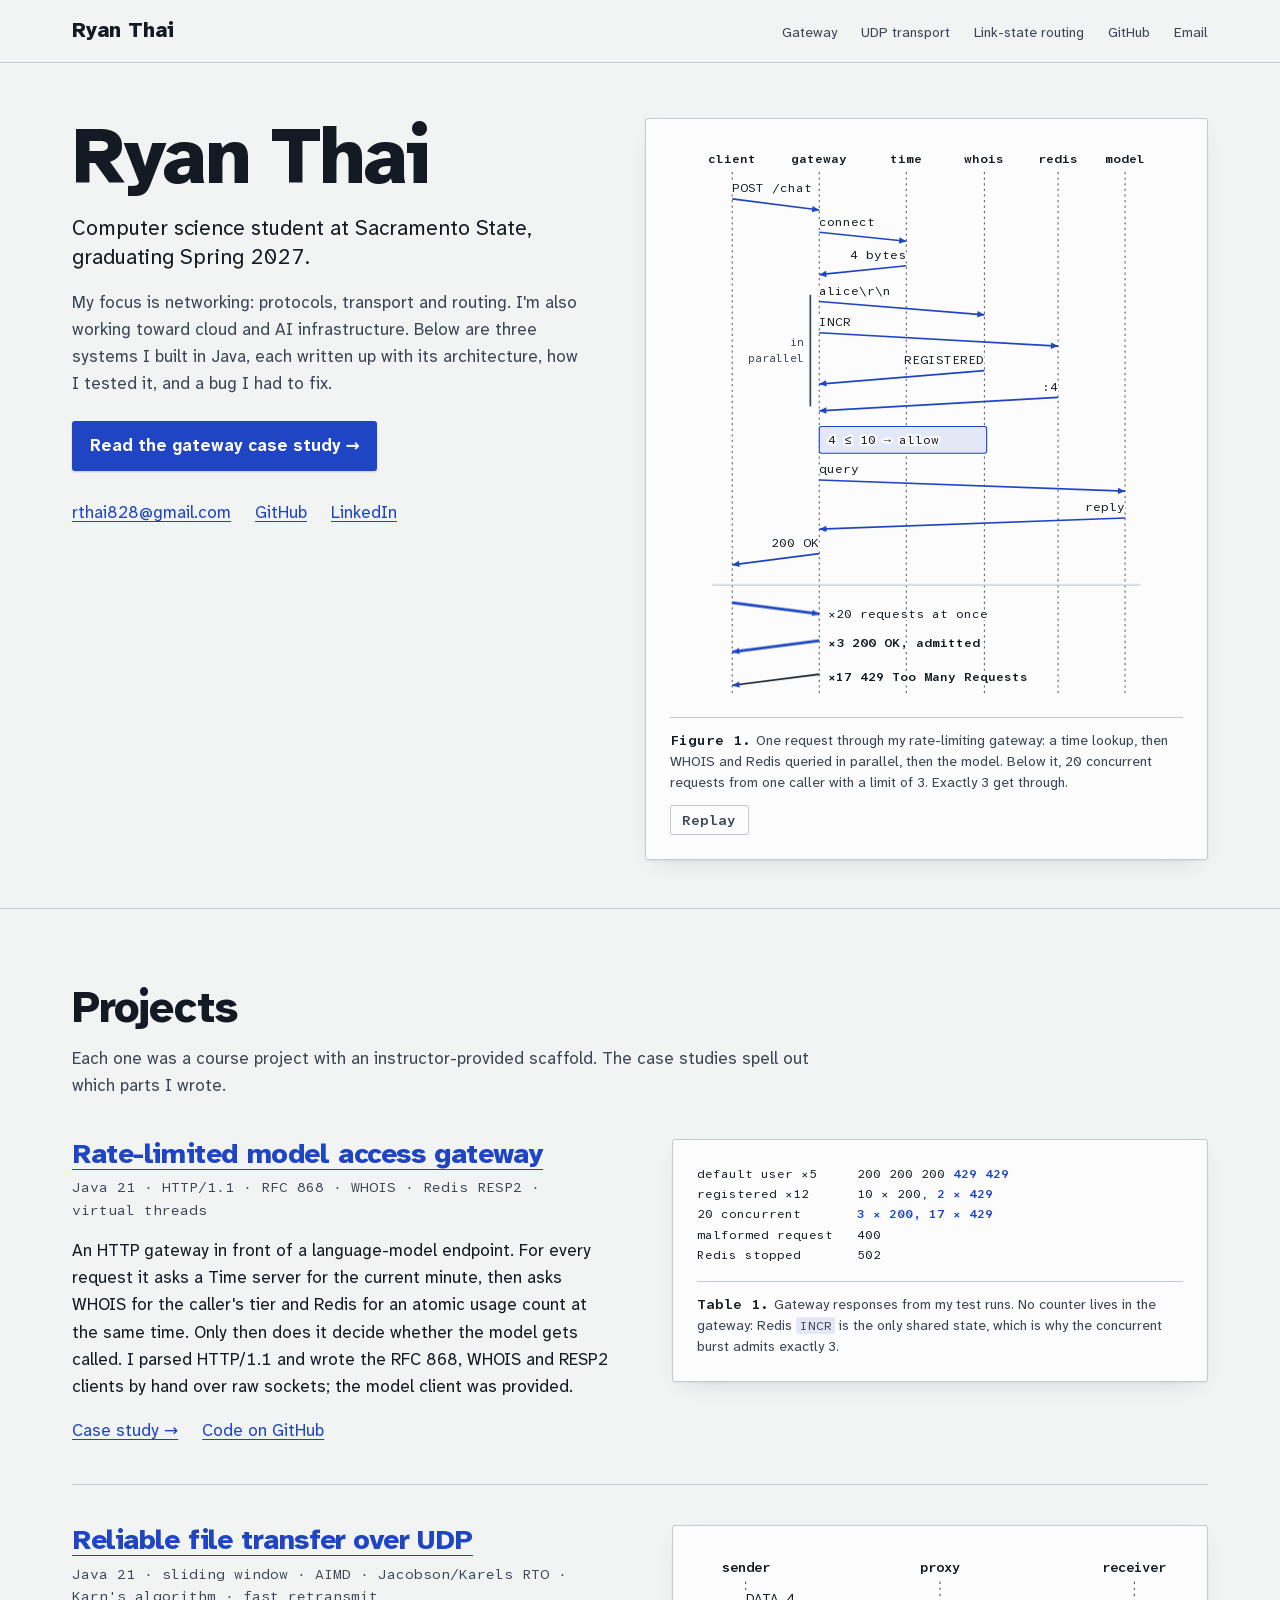
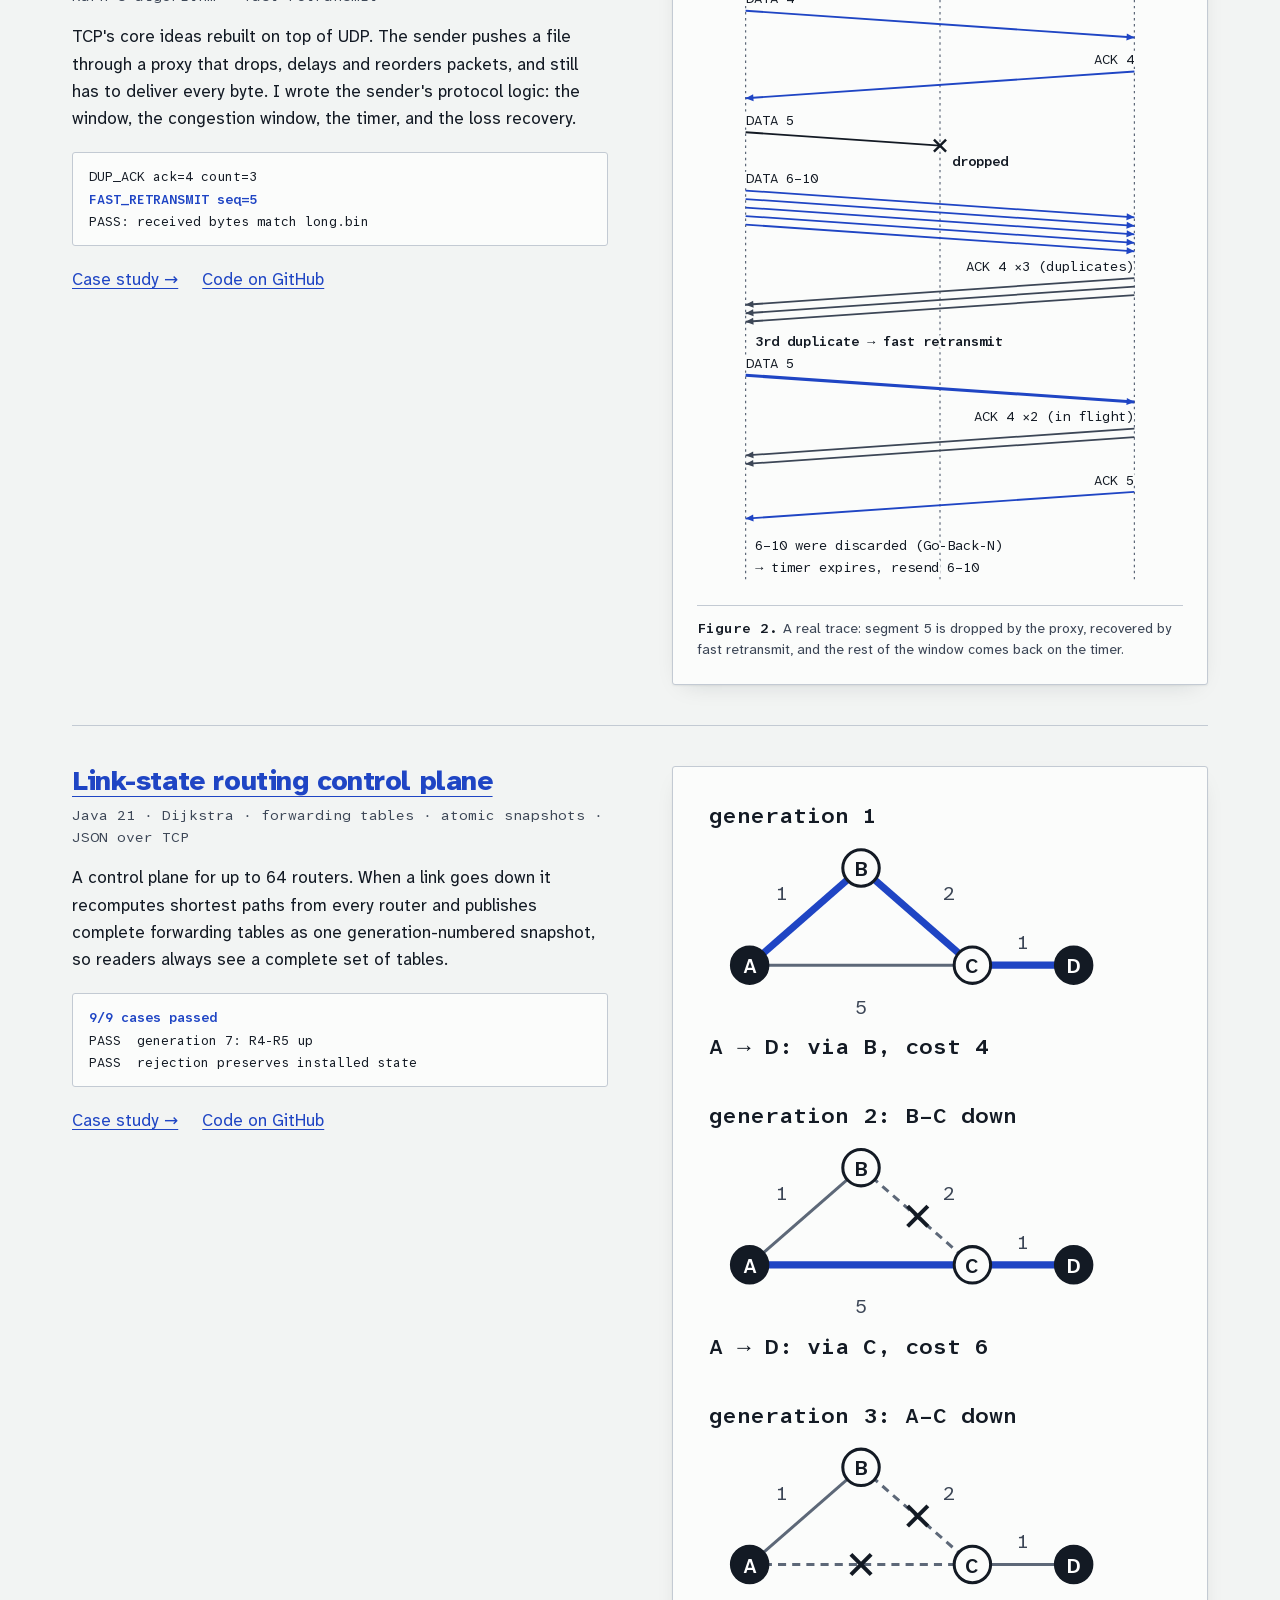
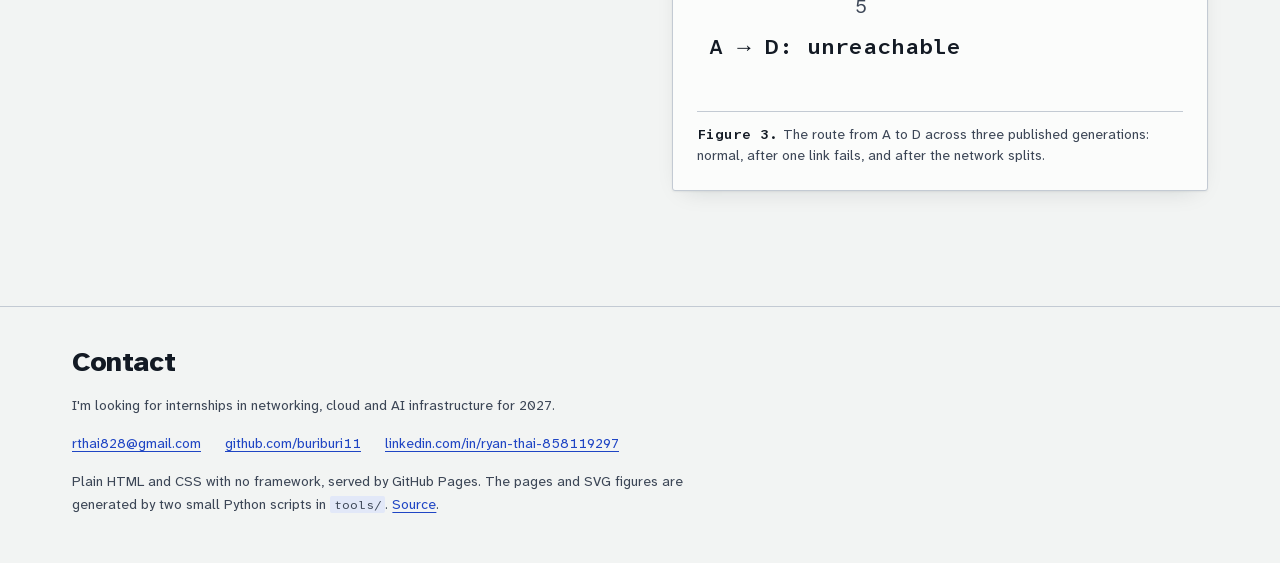
<file: index.html>
<!doctype html>
<html lang="en">
<head>
<meta charset="utf-8">
<meta name="viewport" content="width=device-width, initial-scale=1">
<title>Ryan Thai · Networking systems</title>
<meta name="description" content="Ryan Thai, computer science student at Sacramento State (graduating Spring 2027). Case studies of a rate-limiting API gateway, reliable transport over UDP and a link-state routing control plane.">
<meta name="theme-color" content="#f2f4f3">
<link rel="preload" href="assets/fonts/atkinson-hyperlegible-next-latin.woff2" as="font" type="font/woff2" crossorigin>
<link rel="stylesheet" href="style.css">
<link rel="icon" href="assets/favicon.svg" type="image/svg+xml">
</head>
<body>
<a class="skip" href="#main">Skip to content</a>
<header class="site-head">
  <div class="wrap">
    <a class="site-name" href="index.html">Ryan Thai</a>
    <nav class="site-nav" aria-label="Main">
      <ul><li><a href="projects/rate-limited-gateway.html">Gateway</a></li><li><a href="projects/reliable-udp-transfer.html">UDP transport</a></li><li><a href="projects/link-state-routing.html">Link-state routing</a></li><li><a href="https://github.com/buriburi11">GitHub</a></li><li><a href="mailto:rthai828@gmail.com">Email</a></li></ul>
    </nav>
  </div>
</header>

<main id="main">
  <div class="wrap intro">
    <div>
      <h1>Ryan Thai</h1>
      <p class="who">Computer science student at Sacramento State, graduating Spring 2027.</p>
      <p class="what">My focus is networking: protocols, transport and routing. I'm also working toward cloud and AI infrastructure. Below are three systems I built in Java, each written up with its architecture, how I tested it, and a bug I had to fix.</p>
      <p class="cta"><a class="go primary" href="projects/rate-limited-gateway.html">Read the gateway case study →</a></p>
      <ul class="contact" aria-label="Contact">
        <li><a href="mailto:rthai828@gmail.com">rthai828@gmail.com</a></li>
        <li><a href="https://github.com/buriburi11">GitHub</a></li>
        <li><a href="https://www.linkedin.com/in/ryan-thai-858119297/">LinkedIn</a></li>
      </ul>
    </div>
    <figure class="fig" data-play>
      <svg class="ladder" viewBox="0 0 400 500" role="img" aria-labelledby="fig1-t fig1-d" xmlns="http://www.w3.org/2000/svg"><title id="fig1-t">Figure 1: one request through the rate-limiting gateway, then a burst</title><desc id="fig1-d">A sequence diagram with six lifelines: client, gateway, time, whois, redis and model. The client posts to /chat. The gateway reads a 4-byte timestamp from the Time server, then queries WHOIS and sends INCR to Redis in parallel. WHOIS answers REGISTERED and Redis answers 4. Since 4 is at most 10 the request is allowed, the gateway queries the model and returns 200 OK. Below, 20 concurrent requests from one default-tier caller arrive; 3 receive 200 OK and 17 receive 429 Too Many Requests.</desc><text class="lane" x="26" y="18" text-anchor="middle">client</text><line class="life" x1="26" y1="26" x2="26" y2="494"/><text class="lane" x="104" y="18" text-anchor="middle">gateway</text><line class="life" x1="104" y1="26" x2="104" y2="494"/><text class="lane" x="182" y="18" text-anchor="middle">time</text><line class="life" x1="182" y1="26" x2="182" y2="494"/><text class="lane" x="252" y="18" text-anchor="middle">whois</text><line class="life" x1="252" y1="26" x2="252" y2="494"/><text class="lane" x="318" y="18" text-anchor="middle">redis</text><line class="life" x1="318" y1="26" x2="318" y2="494"/><text class="lane" x="378" y="18" text-anchor="middle">model</text><line class="life" x1="378" y1="26" x2="378" y2="494"/><g class="m " style="--i:0"><line x1="26" y1="50" x2="104.0" y2="60.0" pathLength="1"/><path class="head" d="M104.0 60.0L97.3 62.0L98.0 56.4Z"/><text x="26.0" y="44.0" text-anchor="start">POST /chat</text></g><g class="m " style="--i:1"><line x1="104" y1="80" x2="182.0" y2="88.0" pathLength="1"/><path class="head" d="M182.0 88.0L175.4 90.2L175.9 84.5Z"/><text x="104.0" y="74.0" text-anchor="start">connect</text></g><g class="m " style="--i:2"><line x1="182" y1="110" x2="104.0" y2="118.0" pathLength="1"/><path class="head" d="M104.0 118.0L110.1 114.5L110.6 120.2Z"/><text x="182.0" y="104.0" text-anchor="end">4 bytes</text></g><g class="m " style="--i:3"><line x1="104" y1="142" x2="252.0" y2="154.0" pathLength="1"/><path class="head" d="M252.0 154.0L245.4 156.3L245.9 150.6Z"/><text x="104.0" y="136.0" text-anchor="start">alice\r\n</text></g><g class="m " style="--i:4"><line x1="104" y1="170" x2="318.0" y2="182.0" pathLength="1"/><path class="head" d="M318.0 182.0L311.5 184.5L311.8 178.8Z"/><text x="104.0" y="164.0" text-anchor="start">INCR</text></g><g class="m n bracket" style="--i:5"><path d="M96 136v100"/><text x="90" y="182" text-anchor="end">in</text><text x="90" y="196" text-anchor="end">parallel</text></g><g class="m " style="--i:6"><line x1="252" y1="204" x2="104.0" y2="216.0" pathLength="1"/><path class="head" d="M104.0 216.0L110.1 212.6L110.6 218.3Z"/><text x="252.0" y="198.0" text-anchor="end">REGISTERED</text></g><g class="m " style="--i:7"><line x1="318" y1="228" x2="104.0" y2="240.0" pathLength="1"/><path class="head" d="M104.0 240.0L110.2 236.8L110.5 242.5Z"/><text x="318.0" y="222.0" text-anchor="end">:4</text></g><g class="m n decide" style="--i:8"><rect x="104" y="254" width="150" height="24" rx="2"/><text x="112" y="270">4 ≤ 10 → allow</text></g><g class="m " style="--i:9"><line x1="104" y1="302" x2="378.0" y2="312.0" pathLength="1"/><path class="head" d="M378.0 312.0L371.5 314.6L371.7 308.9Z"/><text x="104.0" y="296.0" text-anchor="start">query</text></g><g class="m " style="--i:10"><line x1="378" y1="336" x2="104.0" y2="346.0" pathLength="1"/><path class="head" d="M104.0 346.0L110.3 342.9L110.5 348.6Z"/><text x="378.0" y="330.0" text-anchor="end">reply</text></g><g class="m " style="--i:11"><line x1="104" y1="368" x2="26.0" y2="378.0" pathLength="1"/><path class="head" d="M26.0 378.0L32.0 374.4L32.7 380.0Z"/><text x="104.0" y="362.0" text-anchor="end">200 OK</text></g><g class="m n" style="--i:12"><line class="sep" x1="8" y1="396" x2="392" y2="396"/></g><g class="m key" style="--i:12"><line x1="26" y1="412" x2="104.0" y2="422.0" pathLength="1"/><path class="head" d="M104.0 422.0L97.3 424.0L98.0 418.4Z"/></g><g class="m n" style="--i:13"><text x="112" y="426">×20 requests at once</text></g><g class="m key" style="--i:13"><line x1="104" y1="446" x2="26.0" y2="456.0" pathLength="1"/><path class="head" d="M26.0 456.0L32.0 452.4L32.7 458.0Z"/></g><g class="m n" style="--i:14"><text class="tag ok-t" x="112" y="452">×3 200 OK, admitted</text></g><g class="m lost" style="--i:14"><line x1="104" y1="476" x2="26.0" y2="486.0" pathLength="1"/><path class="head" d="M26.0 486.0L32.0 482.4L32.7 488.0Z"/></g><g class="m n" style="--i:15"><text class="tag" x="112" y="482">×17 429 Too Many Requests</text></g></svg>
      <figcaption><span class="fig-n">Figure 1.</span>One request through my rate-limiting gateway: a time lookup, then WHOIS and Redis queried in parallel, then the model. Below it, 20 concurrent requests from one caller with a limit of 3. Exactly 3 get through.
        <span class="fig-actions"><button class="replay" type="button" hidden>Replay</button></span>
      </figcaption>
    </figure>
  </div>

  <section class="section" aria-labelledby="work">
    <div class="wrap">
      <h2 id="work">Projects</h2>
      <p class="lede">Each one was a course project with an instructor-provided scaffold. The case studies spell out which parts I wrote.</p>

      <article class="project">
        <div>
          <h3><a href="projects/rate-limited-gateway.html">Rate-limited model access gateway</a></h3>
          <p class="stack">Java 21 · HTTP/1.1 · RFC 868 · WHOIS · Redis RESP2 · virtual threads</p>
          <p>An HTTP gateway in front of a language-model endpoint. For every request it asks a Time server for the current minute, then asks WHOIS for the caller's tier and Redis for an atomic usage count at the same time. Only then does it decide whether the model gets called. I parsed HTTP/1.1 and wrote the RFC 868, WHOIS and RESP2 clients by hand over raw sockets; the model client was provided.</p>
          <ul class="links"><li><a href="projects/rate-limited-gateway.html">Case study →</a></li><li><a href="https://github.com/buriburi11/rate-limited-llm-gateway">Code on GitHub</a></li></ul>
        </div>
        <figure class="fig">
          <pre class="bare"><code>default user ×5     200 200 200 <span class="hl">429 429</span>
registered ×12      10 × 200, <span class="hl">2 × 429</span>
20 concurrent       <span class="hl">3 × 200, 17 × 429</span>
malformed request   400
Redis stopped       502</code></pre>
          <figcaption><span class="fig-n">Table 1.</span>Gateway responses from my test runs. No counter lives in the gateway: Redis <code>INCR</code> is the only shared state, which is why the concurrent burst admits exactly 3.</figcaption>
        </figure>
      </article>

      <article class="project">
        <div>
          <h3><a href="projects/reliable-udp-transfer.html">Reliable file transfer over UDP</a></h3>
          <p class="stack">Java 21 · sliding window · AIMD · Jacobson/Karels RTO · Karn's algorithm · fast retransmit</p>
          <p>TCP's core ideas rebuilt on top of UDP. The sender pushes a file through a proxy that drops, delays and reorders packets, and still has to deliver every byte. I wrote the sender's protocol logic: the window, the congestion window, the timer, and the loss recovery.</p>
          <pre class="result"><code>DUP_ACK ack=4 count=3
<b>FAST_RETRANSMIT seq=5</b>
PASS: received bytes match long.bin</code></pre>
          <ul class="links"><li><a href="projects/reliable-udp-transfer.html">Case study →</a></li><li><a href="https://github.com/buriburi11/reliable-udp-transfer">Code on GitHub</a></li></ul>
        </div>
        <figure class="fig">
          <svg class="ladder" viewBox="0 0 400 526" role="img" aria-labelledby="fig2-t fig2-d" xmlns="http://www.w3.org/2000/svg"><title id="fig2-t">Figure 2: recovering one lost segment</title><desc id="fig2-d">A sequence diagram with three lifelines: sender, proxy and receiver. DATA 4 is delivered and acknowledged. DATA 5 is dropped at the proxy. DATA 6 through 10 arrive, and the receiver answers with duplicate ACK 4s. On the third duplicate the sender fast-retransmits DATA 5; two more duplicates that were already in flight arrive, then ACK 5. Because the receiver is Go-Back-N it had discarded segments 6 through 10, so they are resent after the retransmission timer expires.</desc><text class="lane" x="40" y="18" text-anchor="middle">sender</text><line class="life" x1="40" y1="26" x2="40" y2="520"/><text class="lane" x="200" y="18" text-anchor="middle">proxy</text><line class="life" x1="200" y1="26" x2="200" y2="520"/><text class="lane" x="360" y="18" text-anchor="middle">receiver</text><line class="life" x1="360" y1="26" x2="360" y2="520"/><g class="m " style="--i:0"><line x1="40" y1="50" x2="360.0" y2="72.0" pathLength="1"/><path class="head" d="M360.0 72.0L353.4 74.4L353.8 68.7Z"/><text x="40.0" y="44.0" text-anchor="start">DATA 4</text></g><g class="m " style="--i:1"><line x1="360" y1="100" x2="40.0" y2="122.0" pathLength="1"/><path class="head" d="M40.0 122.0L46.2 118.7L46.6 124.4Z"/><text x="360.0" y="94.0" text-anchor="end">ACK 4</text></g><g class="m lost" style="--i:2"><line x1="40" y1="150" x2="200.0" y2="161.0" pathLength="1"/><path class="x" d="M195.0 156.0l10 10M205.0 156.0l-10 10"/><text x="40.0" y="144.0" text-anchor="start">DATA 5</text></g><g class="m n lossnote" style="--i:3"><text x="210" y="178" text-anchor="start">dropped</text></g><g class="m " style="--i:4"><line x1="40" y1="198" x2="360.0" y2="220.0" pathLength="1"/><path class="head" d="M360.0 220.0L353.4 222.4L353.8 216.7Z"/><text x="40.0" y="192.0" text-anchor="start">DATA 6–10</text></g><g class="m " style="--i:4"><line x1="40" y1="205" x2="360.0" y2="227.0" pathLength="1"/><path class="head" d="M360.0 227.0L353.4 229.4L353.8 223.7Z"/></g><g class="m " style="--i:4"><line x1="40" y1="212" x2="360.0" y2="234.0" pathLength="1"/><path class="head" d="M360.0 234.0L353.4 236.4L353.8 230.7Z"/></g><g class="m " style="--i:4"><line x1="40" y1="219" x2="360.0" y2="241.0" pathLength="1"/><path class="head" d="M360.0 241.0L353.4 243.4L353.8 237.7Z"/></g><g class="m " style="--i:4"><line x1="40" y1="226" x2="360.0" y2="248.0" pathLength="1"/><path class="head" d="M360.0 248.0L353.4 250.4L353.8 244.7Z"/></g><g class="m dup" style="--i:5"><line x1="360" y1="270" x2="40.0" y2="292.0" pathLength="1"/><path class="head" d="M40.0 292.0L46.2 288.7L46.6 294.4Z"/><text x="360.0" y="264.0" text-anchor="end">ACK 4 ×3 (duplicates)</text></g><g class="m dup" style="--i:5"><line x1="360" y1="277" x2="40.0" y2="299.0" pathLength="1"/><path class="head" d="M40.0 299.0L46.2 295.7L46.6 301.4Z"/></g><g class="m dup" style="--i:5"><line x1="360" y1="284" x2="40.0" y2="306.0" pathLength="1"/><path class="head" d="M40.0 306.0L46.2 302.7L46.6 308.4Z"/></g><g class="m n callout" style="--i:6"><text x="48" y="326" text-anchor="start">3rd duplicate → fast retransmit</text></g><g class="m key" style="--i:7"><line x1="40" y1="350" x2="360.0" y2="372.0" pathLength="1"/><path class="head" d="M360.0 372.0L353.4 374.4L353.8 368.7Z"/><text x="40.0" y="344.0" text-anchor="start">DATA 5</text></g><g class="m dup" style="--i:8"><line x1="360" y1="394" x2="40.0" y2="416.0" pathLength="1"/><path class="head" d="M40.0 416.0L46.2 412.7L46.6 418.4Z"/><text x="360.0" y="388.0" text-anchor="end">ACK 4 ×2 (in flight)</text></g><g class="m dup" style="--i:8"><line x1="360" y1="401" x2="40.0" y2="423.0" pathLength="1"/><path class="head" d="M40.0 423.0L46.2 419.7L46.6 425.4Z"/></g><g class="m " style="--i:9"><line x1="360" y1="446" x2="40.0" y2="468.0" pathLength="1"/><path class="head" d="M40.0 468.0L46.2 464.7L46.6 470.4Z"/><text x="360.0" y="440.0" text-anchor="end">ACK 5</text></g><g class="m n note" style="--i:10"><text x="48" y="494" text-anchor="start">6–10 were discarded (Go-Back-N)</text></g><g class="m n note" style="--i:11"><text x="48" y="512" text-anchor="start">→ timer expires, resend 6–10</text></g></svg>
          <figcaption><span class="fig-n">Figure 2.</span>A real trace: segment 5 is dropped by the proxy, recovered by fast retransmit, and the rest of the window comes back on the timer.</figcaption>
        </figure>
      </article>

      <article class="project">
        <div>
          <h3><a href="projects/link-state-routing.html">Link-state routing control plane</a></h3>
          <p class="stack">Java 21 · Dijkstra · forwarding tables · atomic snapshots · JSON over TCP</p>
          <p>A control plane for up to 64 routers. When a link goes down it recomputes shortest paths from every router and publishes complete forwarding tables as one generation-numbered snapshot, so readers always see a complete set of tables.</p>
          <pre class="result"><code><b>9/9 cases passed</b>
PASS  generation 7: R4-R5 up
PASS  rejection preserves installed state</code></pre>
          <ul class="links"><li><a href="projects/link-state-routing.html">Case study →</a></li><li><a href="https://github.com/buriburi11/link-state-routing-engine">Code on GitHub</a></li></ul>
        </div>
        <figure class="fig">
          <svg class="topo" viewBox="-6 -16 240 446" role="img" aria-labelledby="fig3-t fig3-d" xmlns="http://www.w3.org/2000/svg"><title id="fig3-t">Figure 3: failover, then a partition</title><desc id="fig3-d">Three snapshots of a four-router network with links A–B cost 1, B–C cost 2, A–C cost 5 and C–D cost 1. In generation 1 the route from A to D goes via B at cost 4. After the B–C link fails, generation 2 routes A to D via C at cost 6. After the A–C link also fails, generation 3 marks D unreachable from A.</desc><g class="m panel" style="--i:0" transform="translate(0,0)"><text class="ptitle" x="0" y="0">generation 1</text><line class="link on" x1="20" y1="70" x2="75" y2="22"/><text class="cost" x="36" y="38" text-anchor="middle">1</text><line class="link on" x1="75" y1="22" x2="130" y2="70"/><text class="cost" x="118" y="38" text-anchor="middle">2</text><line class="link" x1="20" y1="70" x2="130" y2="70"/><text class="cost" x="75" y="94" text-anchor="middle">5</text><line class="link on" x1="130" y1="70" x2="180" y2="70"/><text class="cost" x="155" y="62" text-anchor="middle">1</text><circle class="node end" cx="20" cy="70" r="9"/><text class="nl" x="20" y="74" text-anchor="middle">A</text><circle class="node" cx="75" cy="22" r="9"/><text class="nl" x="75" y="26" text-anchor="middle">B</text><circle class="node" cx="130" cy="70" r="9"/><text class="nl" x="130" y="74" text-anchor="middle">C</text><circle class="node end" cx="180" cy="70" r="9"/><text class="nl" x="180" y="74" text-anchor="middle">D</text><text class="res" x="0" y="114">A → D: via B, cost 4</text></g><g class="m panel" style="--i:1" transform="translate(0,148)"><text class="ptitle" x="0" y="0">generation 2: B–C down</text><line class="link" x1="20" y1="70" x2="75" y2="22"/><text class="cost" x="36" y="38" text-anchor="middle">1</text><line class="link down" x1="75" y1="22" x2="130" y2="70"/><text class="cost" x="118" y="38" text-anchor="middle">2</text><path class="x" d="M98 41l10 10M108 41l-10 10"/><line class="link on" x1="20" y1="70" x2="130" y2="70"/><text class="cost" x="75" y="94" text-anchor="middle">5</text><line class="link on" x1="130" y1="70" x2="180" y2="70"/><text class="cost" x="155" y="62" text-anchor="middle">1</text><circle class="node end" cx="20" cy="70" r="9"/><text class="nl" x="20" y="74" text-anchor="middle">A</text><circle class="node" cx="75" cy="22" r="9"/><text class="nl" x="75" y="26" text-anchor="middle">B</text><circle class="node" cx="130" cy="70" r="9"/><text class="nl" x="130" y="74" text-anchor="middle">C</text><circle class="node end" cx="180" cy="70" r="9"/><text class="nl" x="180" y="74" text-anchor="middle">D</text><text class="res" x="0" y="114">A → D: via C, cost 6</text></g><g class="m panel" style="--i:2" transform="translate(0,296)"><text class="ptitle" x="0" y="0">generation 3: A–C down</text><line class="link" x1="20" y1="70" x2="75" y2="22"/><text class="cost" x="36" y="38" text-anchor="middle">1</text><line class="link down" x1="75" y1="22" x2="130" y2="70"/><text class="cost" x="118" y="38" text-anchor="middle">2</text><path class="x" d="M98 41l10 10M108 41l-10 10"/><line class="link down" x1="20" y1="70" x2="130" y2="70"/><text class="cost" x="75" y="94" text-anchor="middle">5</text><path class="x" d="M70 65l10 10M80 65l-10 10"/><line class="link" x1="130" y1="70" x2="180" y2="70"/><text class="cost" x="155" y="62" text-anchor="middle">1</text><circle class="node end" cx="20" cy="70" r="9"/><text class="nl" x="20" y="74" text-anchor="middle">A</text><circle class="node" cx="75" cy="22" r="9"/><text class="nl" x="75" y="26" text-anchor="middle">B</text><circle class="node" cx="130" cy="70" r="9"/><text class="nl" x="130" y="74" text-anchor="middle">C</text><circle class="node end" cx="180" cy="70" r="9"/><text class="nl" x="180" y="74" text-anchor="middle">D</text><text class="res" x="0" y="114">A → D: unreachable</text></g></svg>
          <figcaption><span class="fig-n">Figure 3.</span>The route from A to D across three published generations: normal, after one link fails, and after the network splits.</figcaption>
        </figure>
      </article>
    </div>
  </section>
</main>
<footer class="site-foot" id="contact">
  <div class="wrap">
    <h2>Contact</h2>
    <p>I'm looking for internships in networking, cloud and AI infrastructure for 2027.</p>
    <ul class="contact" style="margin-top:0">
      <li><a href="mailto:rthai828@gmail.com">rthai828@gmail.com</a></li>
      <li><a href="https://github.com/buriburi11">github.com/buriburi11</a></li>
      <li><a href="https://www.linkedin.com/in/ryan-thai-858119297/">linkedin.com/in/ryan-thai-858119297</a></li>
    </ul>
    <p>Plain HTML and CSS with no framework, served by GitHub Pages. The pages and SVG figures are generated by two small Python scripts in <code>tools/</code>. <a href="https://github.com/buriburi11/buriburi11.github.io">Source</a>.</p>
  </div>
</footer>
<script>
(() => {
  const fig = document.querySelector('[data-play]');
  if (!fig || !matchMedia('(prefers-reduced-motion: no-preference)').matches) return;
  const btn = fig.querySelector('.replay');
  const play = () => { fig.classList.remove('play'); void fig.offsetWidth; fig.classList.add('play'); };
  btn.hidden = false;
  btn.addEventListener('click', play);
  play();
})();
</script>
</body>
</html>
</file>
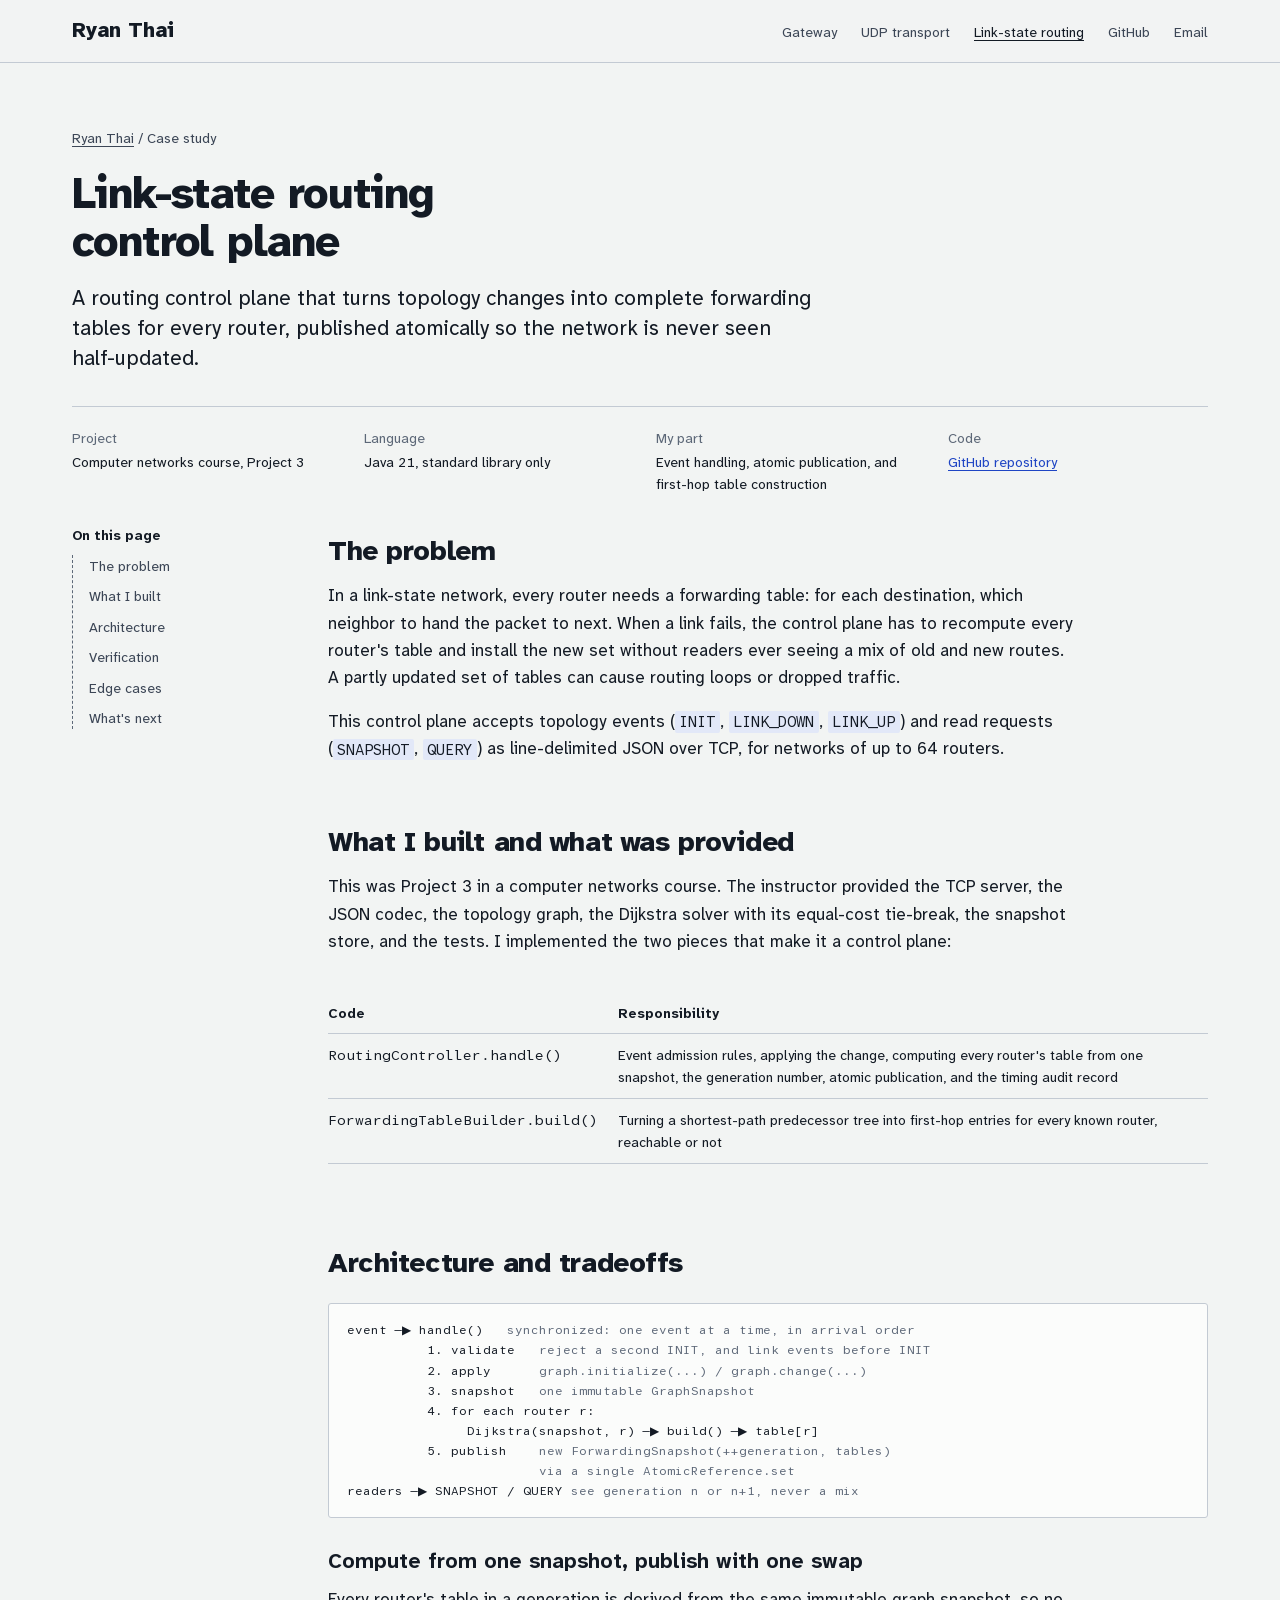
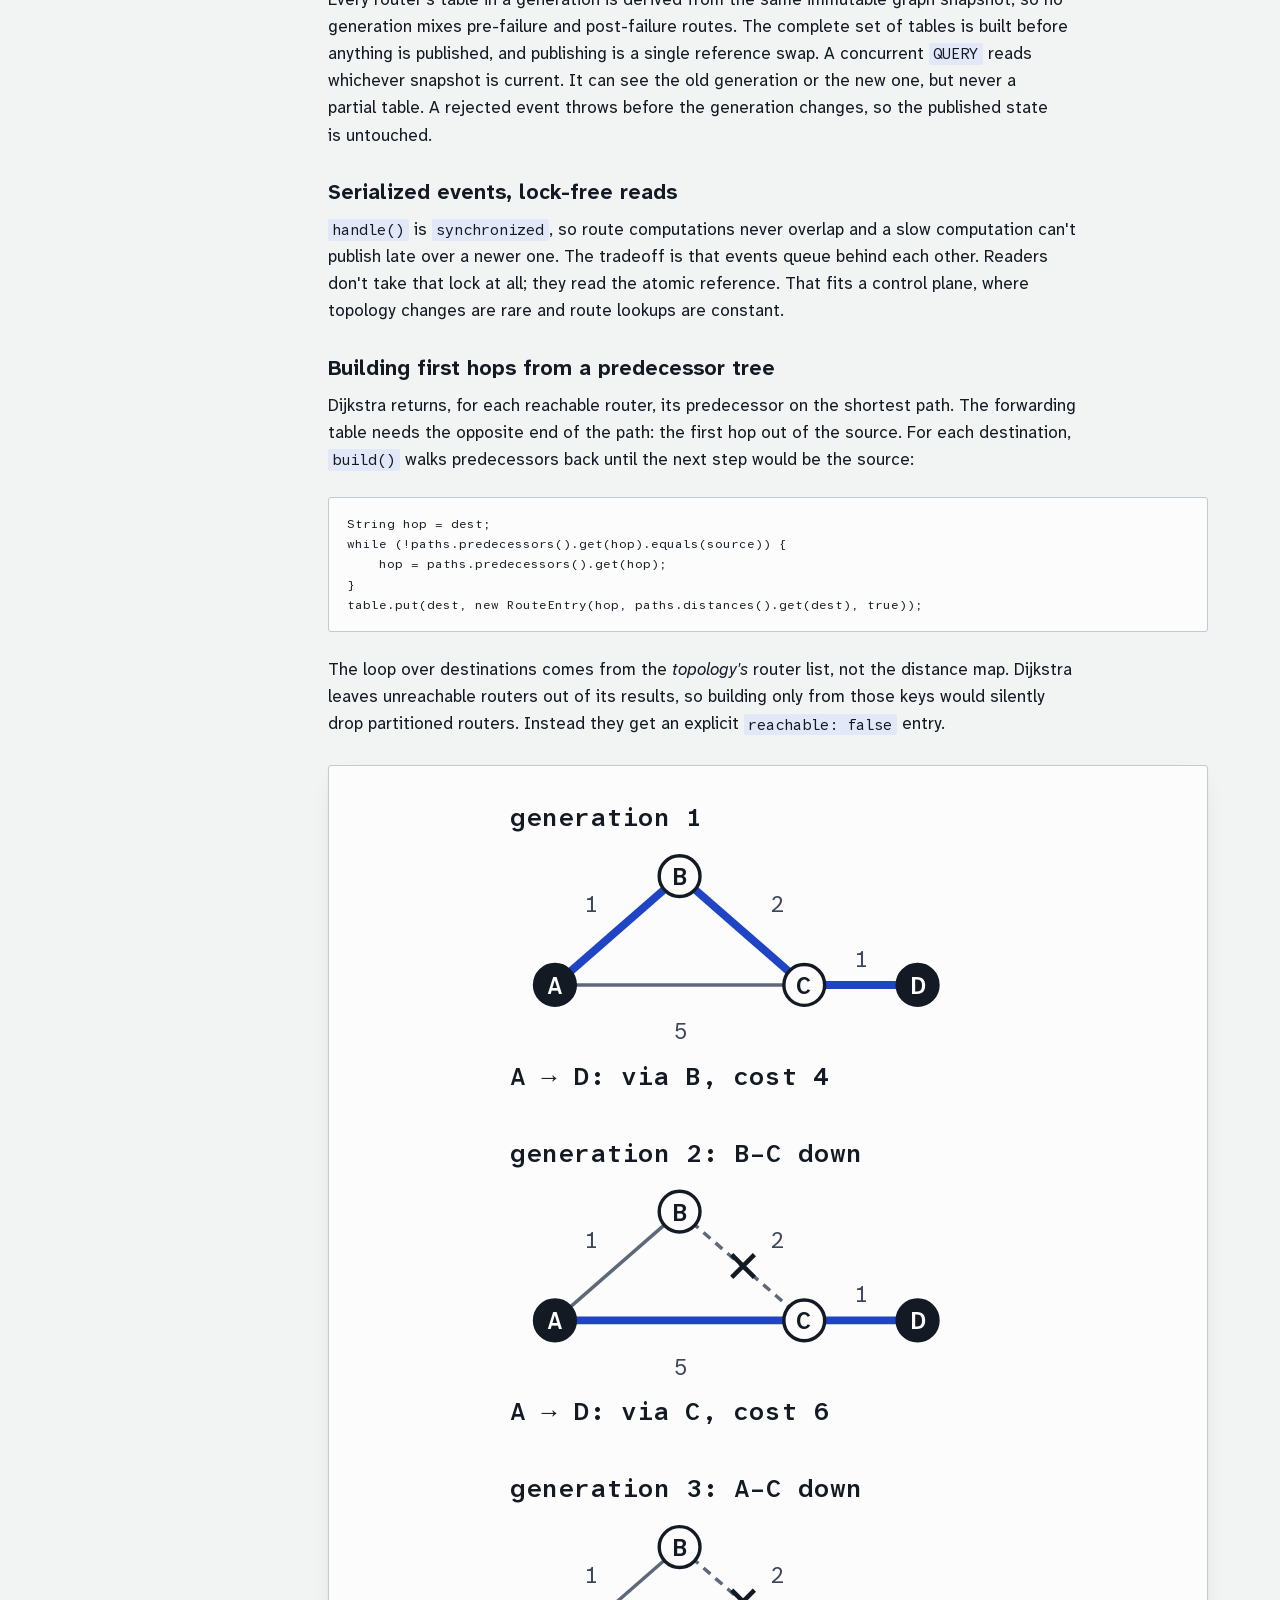
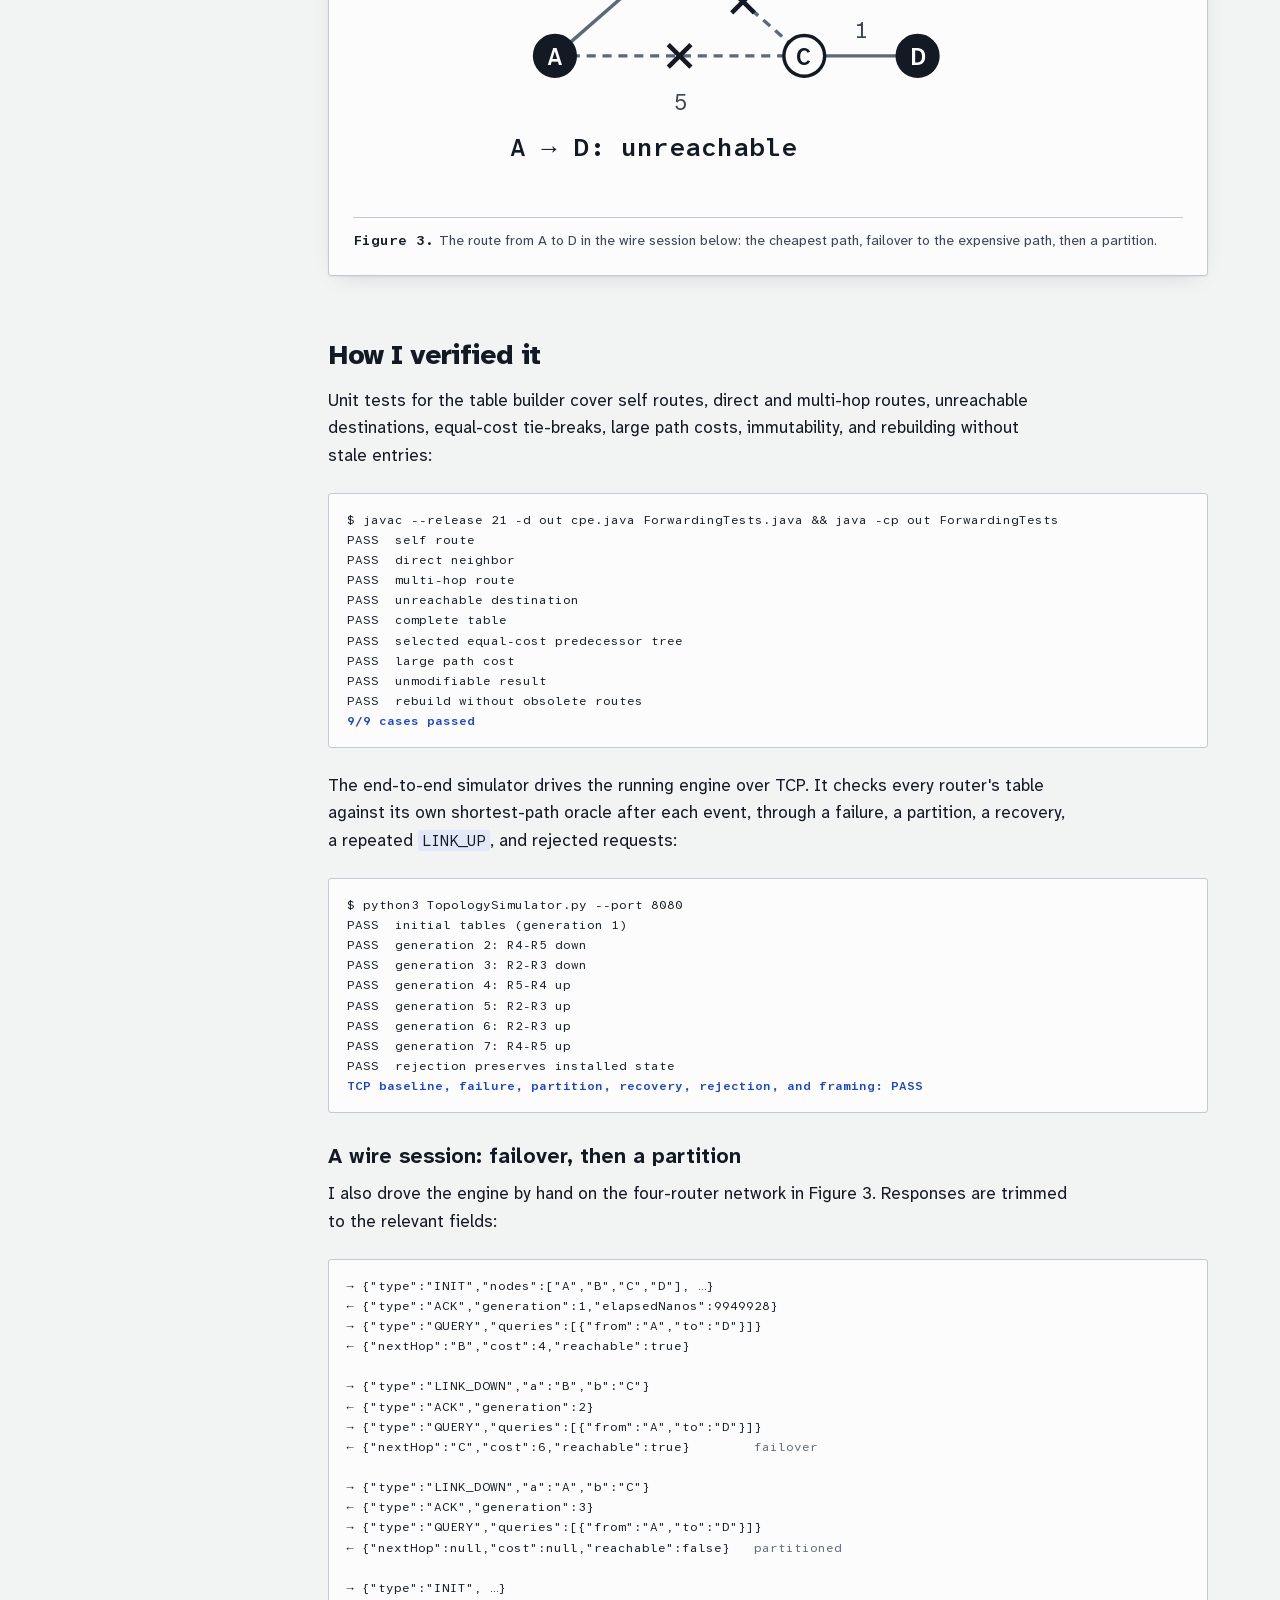
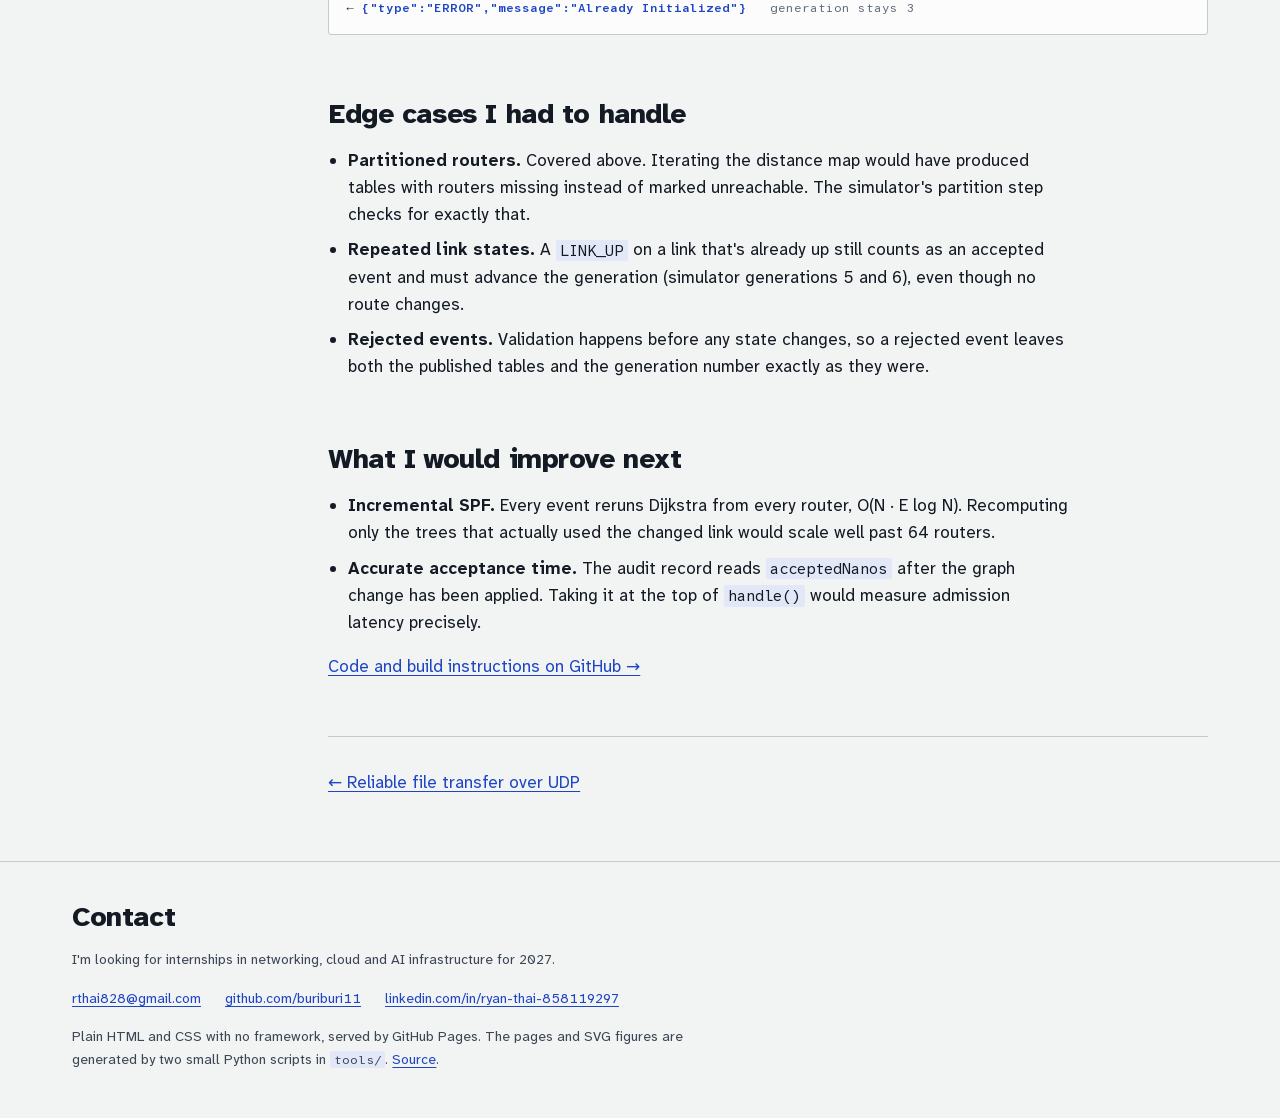
<file: projects/link-state-routing.html>
<!doctype html>
<html lang="en">
<head>
<meta charset="utf-8">
<meta name="viewport" content="width=device-width, initial-scale=1">
<title>Link-state routing control plane · Ryan Thai</title>
<meta name="description" content="A routing control plane that turns topology changes into complete forwarding tables for every router, published atomically so the network is never seen half-updated.">
<meta name="theme-color" content="#f2f4f3">
<link rel="preload" href="../assets/fonts/atkinson-hyperlegible-next-latin.woff2" as="font" type="font/woff2" crossorigin>
<link rel="stylesheet" href="../style.css">
<link rel="icon" href="../assets/favicon.svg" type="image/svg+xml">
</head>
<body>
<a class="skip" href="#main">Skip to content</a>
<header class="site-head">
  <div class="wrap">
    <a class="site-name" href="../index.html">Ryan Thai</a>
    <nav class="site-nav" aria-label="Main">
      <ul><li><a href="../projects/rate-limited-gateway.html">Gateway</a></li><li><a href="../projects/reliable-udp-transfer.html">UDP transport</a></li><li><a href="../projects/link-state-routing.html" aria-current="page">Link-state routing</a></li><li><a href="https://github.com/buriburi11">GitHub</a></li><li><a href="mailto:rthai828@gmail.com">Email</a></li></ul>
    </nav>
  </div>
</header>

<main id="main">
  <div class="wrap">
    <header class="case-head">
      <p class="crumb"><a href="../index.html">Ryan Thai</a> / Case study</p>
      <h1>Link-state routing control plane</h1>
      <p class="lede">A routing control plane that turns topology changes into complete forwarding tables for every router, published atomically so the network is never seen half-updated.</p>
      <dl class="facts"><div><dt>Project</dt><dd>Computer networks course, Project 3</dd></div><div><dt>Language</dt><dd>Java 21, standard library only</dd></div><div><dt>My part</dt><dd>Event handling, atomic publication, and first-hop table construction</dd></div><div><dt>Code</dt><dd><a href="https://github.com/buriburi11/link-state-routing-engine">GitHub repository</a></dd></div></dl>
    </header>
    <div class="case">
      <nav class="toc" aria-labelledby="toc-h"><h2 id="toc-h">On this page</h2><ol><li><a href="#problem">The problem</a></li><li><a href="#boundary">What I built</a></li><li><a href="#architecture">Architecture</a></li><li><a href="#verification">Verification</a></li><li><a href="#edge">Edge cases</a></li><li><a href="#next">What's next</a></li></ol></nav>
      <div class="case-body">

<section id="problem" aria-labelledby="problem-h">
  <h2 id="problem-h">The problem</h2>
  <p>In a link-state network, every router needs a forwarding table: for each destination, which neighbor to hand the packet to next. When a link fails, the control plane has to recompute every router's table and install the new set without readers ever seeing a mix of old and new routes. A partly updated set of tables can cause routing loops or dropped traffic.</p>
  <p>This control plane accepts topology events (<code>INIT</code>, <code>LINK_DOWN</code>, <code>LINK_UP</code>) and read requests (<code>SNAPSHOT</code>, <code>QUERY</code>) as line-delimited JSON over TCP, for networks of up to 64 routers.</p>
</section>

<section id="boundary" aria-labelledby="boundary-h">
  <h2 id="boundary-h">What I built and what was provided</h2>
  <p>This was Project 3 in a computer networks course. The instructor provided the TCP server, the JSON codec, the topology graph, the Dijkstra solver with its equal-cost tie-break, the snapshot store, and the tests. I implemented the two pieces that make it a control plane:</p>
  <div class="table-scroll"><table class="split">
    <thead><tr><th scope="col">Code</th><th scope="col">Responsibility</th></tr></thead>
    <tbody>
      <tr><td>RoutingController.handle()</td><td>Event admission rules, applying the change, computing every router's table from one snapshot, the generation number, atomic publication, and the timing audit record</td></tr>
      <tr><td>ForwardingTableBuilder.build()</td><td>Turning a shortest-path predecessor tree into first-hop entries for every known router, reachable or not</td></tr>
    </tbody>
  </table></div>
</section>

<section id="architecture" aria-labelledby="architecture-h">
  <h2 id="architecture-h">Architecture and tradeoffs</h2>
  <pre><code>event ─▶ handle()   <span class="c">synchronized: one event at a time, in arrival order</span>
          1. validate   <span class="c">reject a second INIT, and link events before INIT</span>
          2. apply      <span class="c">graph.initialize(...) / graph.change(...)</span>
          3. snapshot   <span class="c">one immutable GraphSnapshot</span>
          4. for each router r:
               Dijkstra(snapshot, r) ─▶ build() ─▶ table[r]
          5. publish    <span class="c">new ForwardingSnapshot(++generation, tables)</span>
                        <span class="c">via a single AtomicReference.set</span>
readers ─▶ SNAPSHOT / QUERY <span class="c">see generation n or n+1, never a mix</span></code></pre>
  <h3>Compute from one snapshot, publish with one swap</h3>
  <p>Every router's table in a generation is derived from the same immutable graph snapshot, so no generation mixes pre-failure and post-failure routes. The complete set of tables is built before anything is published, and publishing is a single reference swap. A concurrent <code>QUERY</code> reads whichever snapshot is current. It can see the old generation or the new one, but never a partial table. A rejected event throws before the generation changes, so the published state is untouched.</p>
  <h3>Serialized events, lock-free reads</h3>
  <p><code>handle()</code> is <code>synchronized</code>, so route computations never overlap and a slow computation can't publish late over a newer one. The tradeoff is that events queue behind each other. Readers don't take that lock at all; they read the atomic reference. That fits a control plane, where topology changes are rare and route lookups are constant.</p>
  <h3>Building first hops from a predecessor tree</h3>
  <p>Dijkstra returns, for each reachable router, its predecessor on the shortest path. The forwarding table needs the opposite end of the path: the first hop out of the source. For each destination, <code>build()</code> walks predecessors back until the next step would be the source:</p>
  <pre><code>String hop = dest;
while (!paths.predecessors().get(hop).equals(source)) {
    hop = paths.predecessors().get(hop);
}
table.put(dest, new RouteEntry(hop, paths.distances().get(dest), true));</code></pre>
  <p>The loop over destinations comes from the <em>topology's</em> router list, not the distance map. Dijkstra leaves unreachable routers out of its results, so building only from those keys would silently drop partitioned routers. Instead they get an explicit <code>reachable: false</code> entry.</p>
  <figure class="fig">
    <svg class="topo" viewBox="-6 -16 240 446" role="img" aria-labelledby="fig3b-t fig3b-d" xmlns="http://www.w3.org/2000/svg"><title id="fig3b-t">Figure 3: failover, then a partition</title><desc id="fig3b-d">Three snapshots of a four-router network with links A–B cost 1, B–C cost 2, A–C cost 5 and C–D cost 1. In generation 1 the route from A to D goes via B at cost 4. After the B–C link fails, generation 2 routes A to D via C at cost 6. After the A–C link also fails, generation 3 marks D unreachable from A.</desc><g class="m panel" style="--i:0" transform="translate(0,0)"><text class="ptitle" x="0" y="0">generation 1</text><line class="link on" x1="20" y1="70" x2="75" y2="22"/><text class="cost" x="36" y="38" text-anchor="middle">1</text><line class="link on" x1="75" y1="22" x2="130" y2="70"/><text class="cost" x="118" y="38" text-anchor="middle">2</text><line class="link" x1="20" y1="70" x2="130" y2="70"/><text class="cost" x="75" y="94" text-anchor="middle">5</text><line class="link on" x1="130" y1="70" x2="180" y2="70"/><text class="cost" x="155" y="62" text-anchor="middle">1</text><circle class="node end" cx="20" cy="70" r="9"/><text class="nl" x="20" y="74" text-anchor="middle">A</text><circle class="node" cx="75" cy="22" r="9"/><text class="nl" x="75" y="26" text-anchor="middle">B</text><circle class="node" cx="130" cy="70" r="9"/><text class="nl" x="130" y="74" text-anchor="middle">C</text><circle class="node end" cx="180" cy="70" r="9"/><text class="nl" x="180" y="74" text-anchor="middle">D</text><text class="res" x="0" y="114">A → D: via B, cost 4</text></g><g class="m panel" style="--i:1" transform="translate(0,148)"><text class="ptitle" x="0" y="0">generation 2: B–C down</text><line class="link" x1="20" y1="70" x2="75" y2="22"/><text class="cost" x="36" y="38" text-anchor="middle">1</text><line class="link down" x1="75" y1="22" x2="130" y2="70"/><text class="cost" x="118" y="38" text-anchor="middle">2</text><path class="x" d="M98 41l10 10M108 41l-10 10"/><line class="link on" x1="20" y1="70" x2="130" y2="70"/><text class="cost" x="75" y="94" text-anchor="middle">5</text><line class="link on" x1="130" y1="70" x2="180" y2="70"/><text class="cost" x="155" y="62" text-anchor="middle">1</text><circle class="node end" cx="20" cy="70" r="9"/><text class="nl" x="20" y="74" text-anchor="middle">A</text><circle class="node" cx="75" cy="22" r="9"/><text class="nl" x="75" y="26" text-anchor="middle">B</text><circle class="node" cx="130" cy="70" r="9"/><text class="nl" x="130" y="74" text-anchor="middle">C</text><circle class="node end" cx="180" cy="70" r="9"/><text class="nl" x="180" y="74" text-anchor="middle">D</text><text class="res" x="0" y="114">A → D: via C, cost 6</text></g><g class="m panel" style="--i:2" transform="translate(0,296)"><text class="ptitle" x="0" y="0">generation 3: A–C down</text><line class="link" x1="20" y1="70" x2="75" y2="22"/><text class="cost" x="36" y="38" text-anchor="middle">1</text><line class="link down" x1="75" y1="22" x2="130" y2="70"/><text class="cost" x="118" y="38" text-anchor="middle">2</text><path class="x" d="M98 41l10 10M108 41l-10 10"/><line class="link down" x1="20" y1="70" x2="130" y2="70"/><text class="cost" x="75" y="94" text-anchor="middle">5</text><path class="x" d="M70 65l10 10M80 65l-10 10"/><line class="link" x1="130" y1="70" x2="180" y2="70"/><text class="cost" x="155" y="62" text-anchor="middle">1</text><circle class="node end" cx="20" cy="70" r="9"/><text class="nl" x="20" y="74" text-anchor="middle">A</text><circle class="node" cx="75" cy="22" r="9"/><text class="nl" x="75" y="26" text-anchor="middle">B</text><circle class="node" cx="130" cy="70" r="9"/><text class="nl" x="130" y="74" text-anchor="middle">C</text><circle class="node end" cx="180" cy="70" r="9"/><text class="nl" x="180" y="74" text-anchor="middle">D</text><text class="res" x="0" y="114">A → D: unreachable</text></g></svg>
    <figcaption><span class="fig-n">Figure 3.</span>The route from A to D in the wire session below: the cheapest path, failover to the expensive path, then a partition.</figcaption>
  </figure>
</section>

<section id="verification" aria-labelledby="verification-h">
  <h2 id="verification-h">How I verified it</h2>
  <p>Unit tests for the table builder cover self routes, direct and multi-hop routes, unreachable destinations, equal-cost tie-breaks, large path costs, immutability, and rebuilding without stale entries:</p>
  <pre><code>$ javac --release 21 -d out cpe.java ForwardingTests.java &amp;&amp; java -cp out ForwardingTests
PASS  self route
PASS  direct neighbor
PASS  multi-hop route
PASS  unreachable destination
PASS  complete table
PASS  selected equal-cost predecessor tree
PASS  large path cost
PASS  unmodifiable result
PASS  rebuild without obsolete routes
<span class="hl">9/9 cases passed</span></code></pre>
  <p>The end-to-end simulator drives the running engine over TCP. It checks every router's table against its own shortest-path oracle after each event, through a failure, a partition, a recovery, a repeated <code>LINK_UP</code>, and rejected requests:</p>
  <pre><code>$ python3 TopologySimulator.py --port 8080
PASS  initial tables (generation 1)
PASS  generation 2: R4-R5 down
PASS  generation 3: R2-R3 down
PASS  generation 4: R5-R4 up
PASS  generation 5: R2-R3 up
PASS  generation 6: R2-R3 up
PASS  generation 7: R4-R5 up
PASS  rejection preserves installed state
<span class="hl">TCP baseline, failure, partition, recovery, rejection, and framing: PASS</span></code></pre>
  <h3>A wire session: failover, then a partition</h3>
  <p>I also drove the engine by hand on the four-router network in Figure 3. Responses are trimmed to the relevant fields:</p>
  <pre><code>→ {"type":"INIT","nodes":["A","B","C","D"], …}
← {"type":"ACK","generation":1,"elapsedNanos":9949928}
→ {"type":"QUERY","queries":[{"from":"A","to":"D"}]}
← {"nextHop":"B","cost":4,"reachable":true}

→ {"type":"LINK_DOWN","a":"B","b":"C"}
← {"type":"ACK","generation":2}
→ {"type":"QUERY","queries":[{"from":"A","to":"D"}]}
← {"nextHop":"C","cost":6,"reachable":true}        <span class="c">failover</span>

→ {"type":"LINK_DOWN","a":"A","b":"C"}
← {"type":"ACK","generation":3}
→ {"type":"QUERY","queries":[{"from":"A","to":"D"}]}
← {"nextHop":null,"cost":null,"reachable":false}   <span class="c">partitioned</span>

→ {"type":"INIT", …}
← <span class="hl">{"type":"ERROR","message":"Already Initialized"}</span>   <span class="c">generation stays 3</span></code></pre>
</section>

<section id="edge" aria-labelledby="edge-h">
  <h2 id="edge-h">Edge cases I had to handle</h2>
  <ul>
    <li><strong>Partitioned routers.</strong> Covered above. Iterating the distance map would have produced tables with routers missing instead of marked unreachable. The simulator's partition step checks for exactly that.</li>
    <li><strong>Repeated link states.</strong> A <code>LINK_UP</code> on a link that's already up still counts as an accepted event and must advance the generation (simulator generations 5 and 6), even though no route changes.</li>
    <li><strong>Rejected events.</strong> Validation happens before any state changes, so a rejected event leaves both the published tables and the generation number exactly as they were.</li>
  </ul>
</section>

<section id="next" aria-labelledby="next-h">
  <h2 id="next-h">What I would improve next</h2>
  <ul>
    <li><strong>Incremental SPF.</strong> Every event reruns Dijkstra from every router, O(N · E log N). Recomputing only the trees that actually used the changed link would scale well past 64 routers.</li>
    <li><strong>Accurate acceptance time.</strong> The audit record reads <code>acceptedNanos</code> after the graph change has been applied. Taking it at the top of <code>handle()</code> would measure admission latency precisely.</li>
  </ul>
  <p><a href="https://github.com/buriburi11/link-state-routing-engine">Code and build instructions on GitHub →</a></p>
</section>

        <nav class="next-case" aria-label="More case studies"><a href="reliable-udp-transfer.html">← Reliable file transfer over UDP</a><span></span></nav>
      </div>
    </div>
  </div>
</main>
<footer class="site-foot" id="contact">
  <div class="wrap">
    <h2>Contact</h2>
    <p>I'm looking for internships in networking, cloud and AI infrastructure for 2027.</p>
    <ul class="contact" style="margin-top:0">
      <li><a href="mailto:rthai828@gmail.com">rthai828@gmail.com</a></li>
      <li><a href="https://github.com/buriburi11">github.com/buriburi11</a></li>
      <li><a href="https://www.linkedin.com/in/ryan-thai-858119297/">linkedin.com/in/ryan-thai-858119297</a></li>
    </ul>
    <p>Plain HTML and CSS with no framework, served by GitHub Pages. The pages and SVG figures are generated by two small Python scripts in <code>tools/</code>. <a href="https://github.com/buriburi11/buriburi11.github.io">Source</a>.</p>
  </div>
</footer>
</body>
</html>
</file>
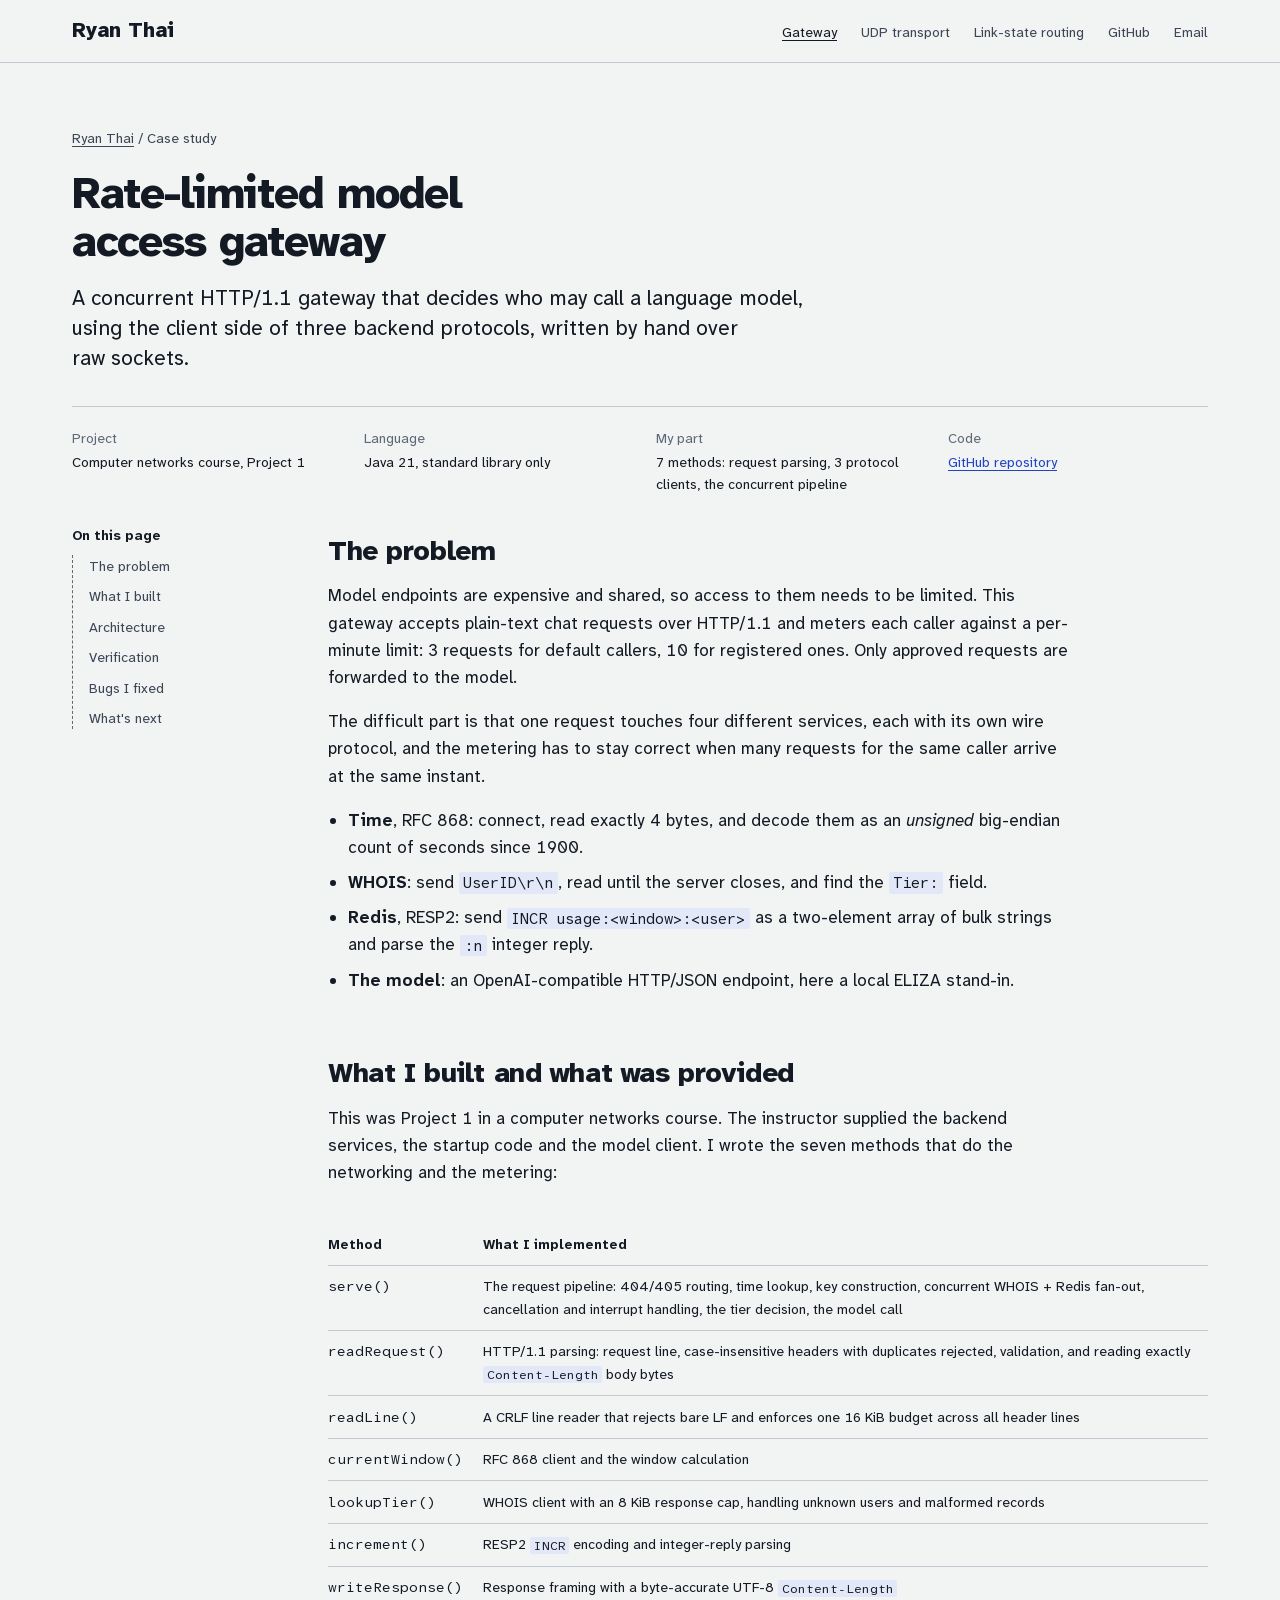
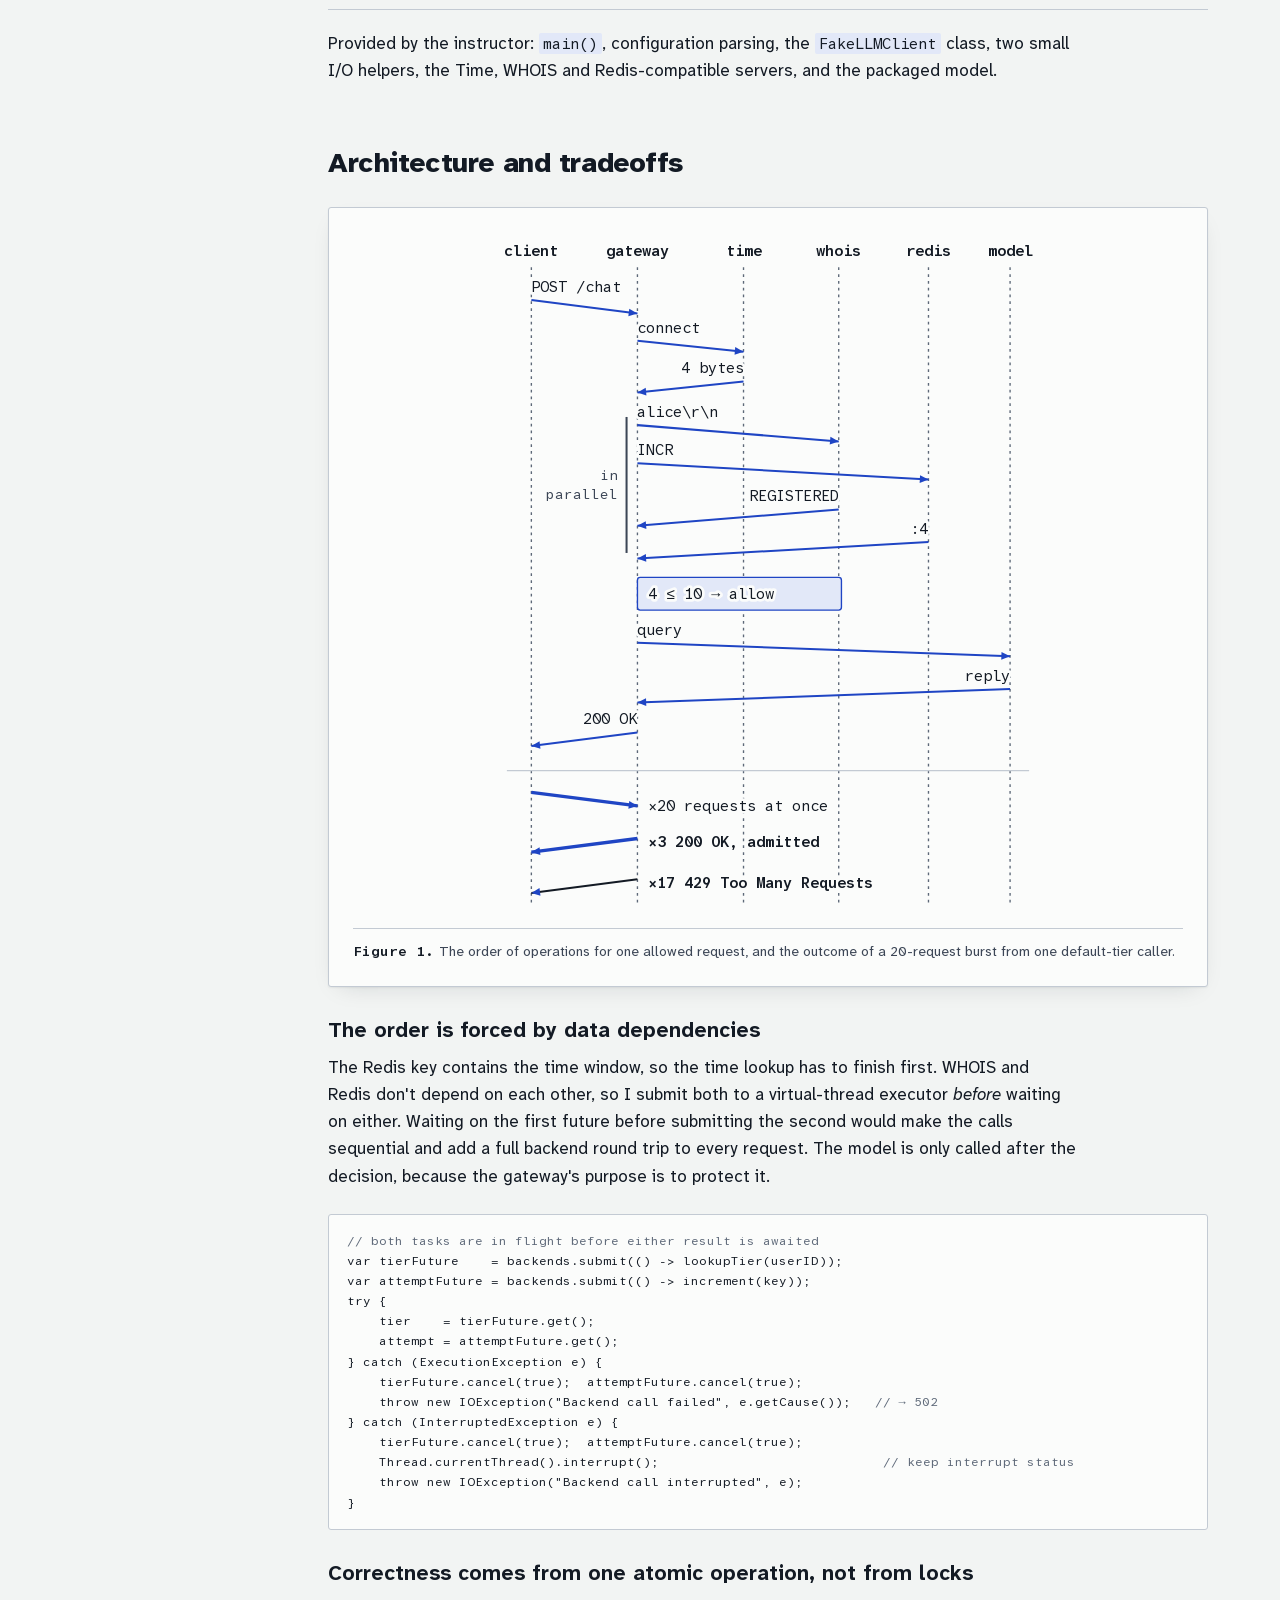
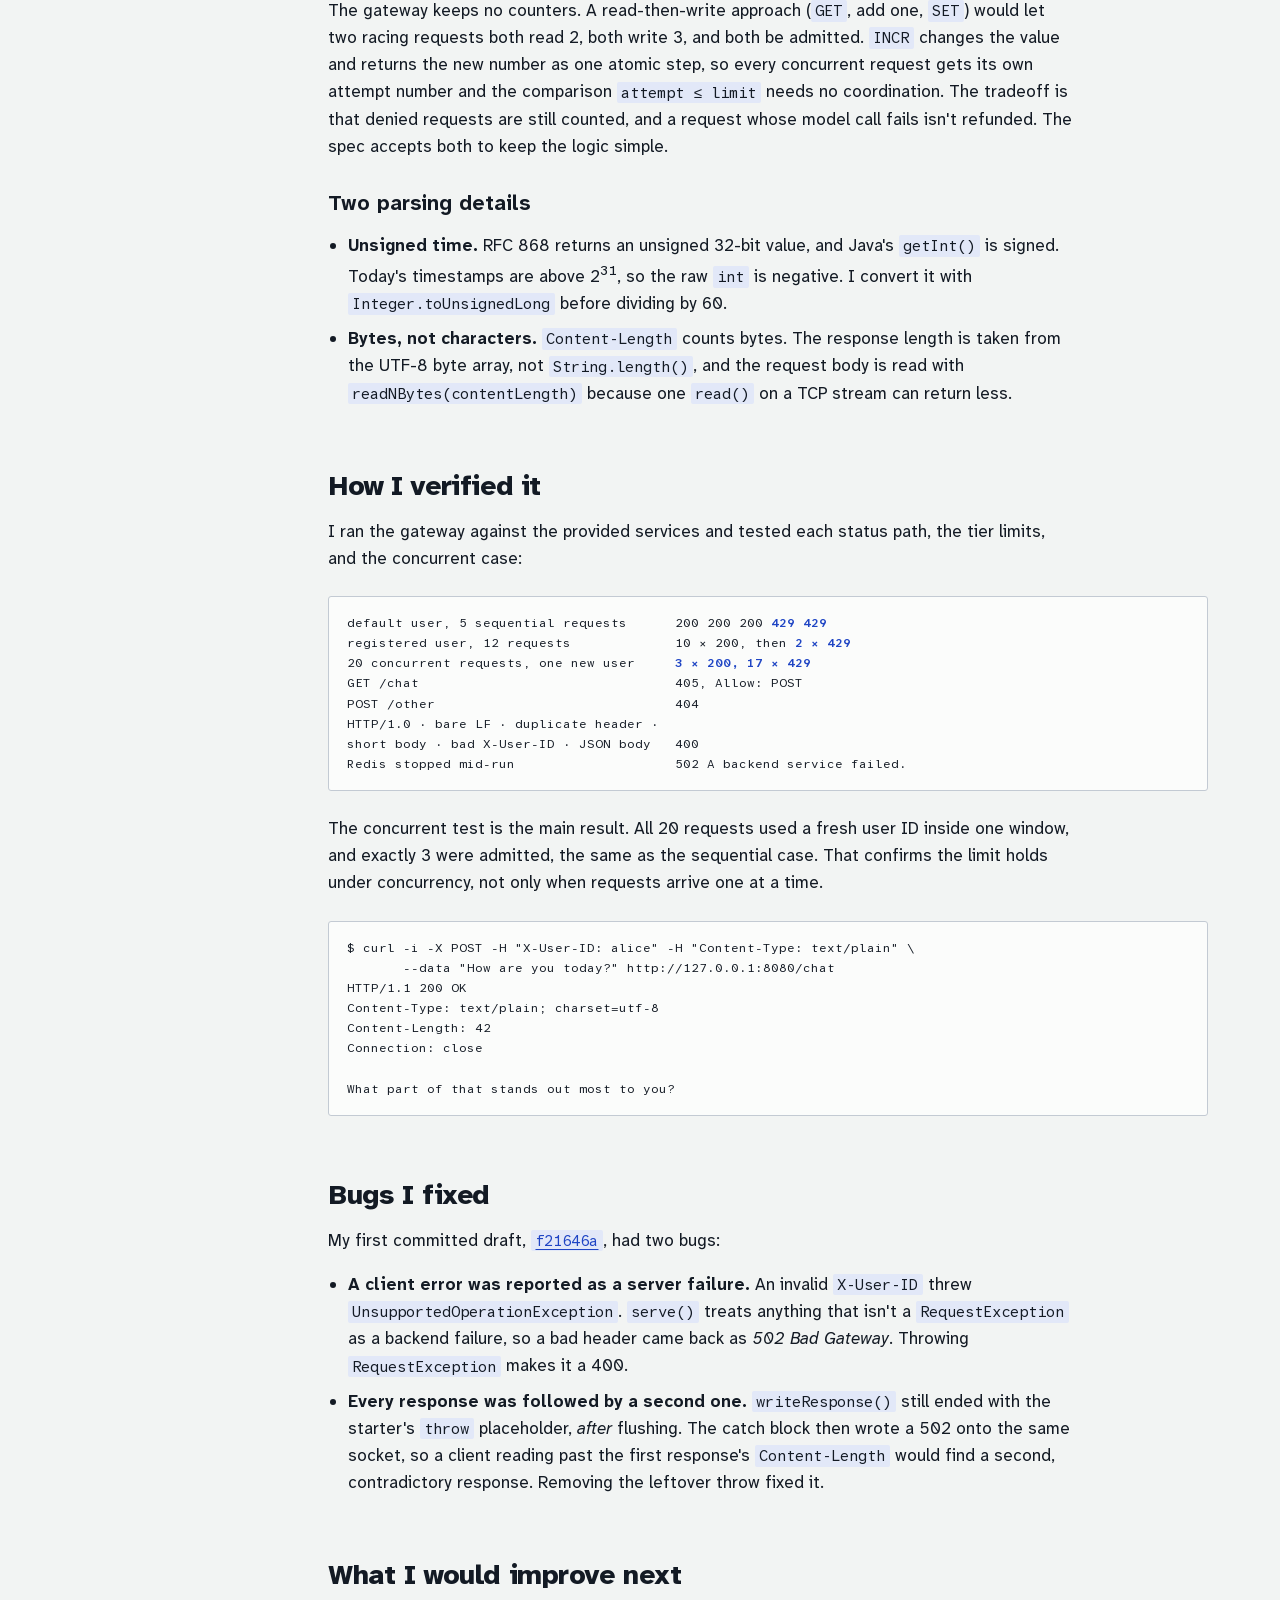
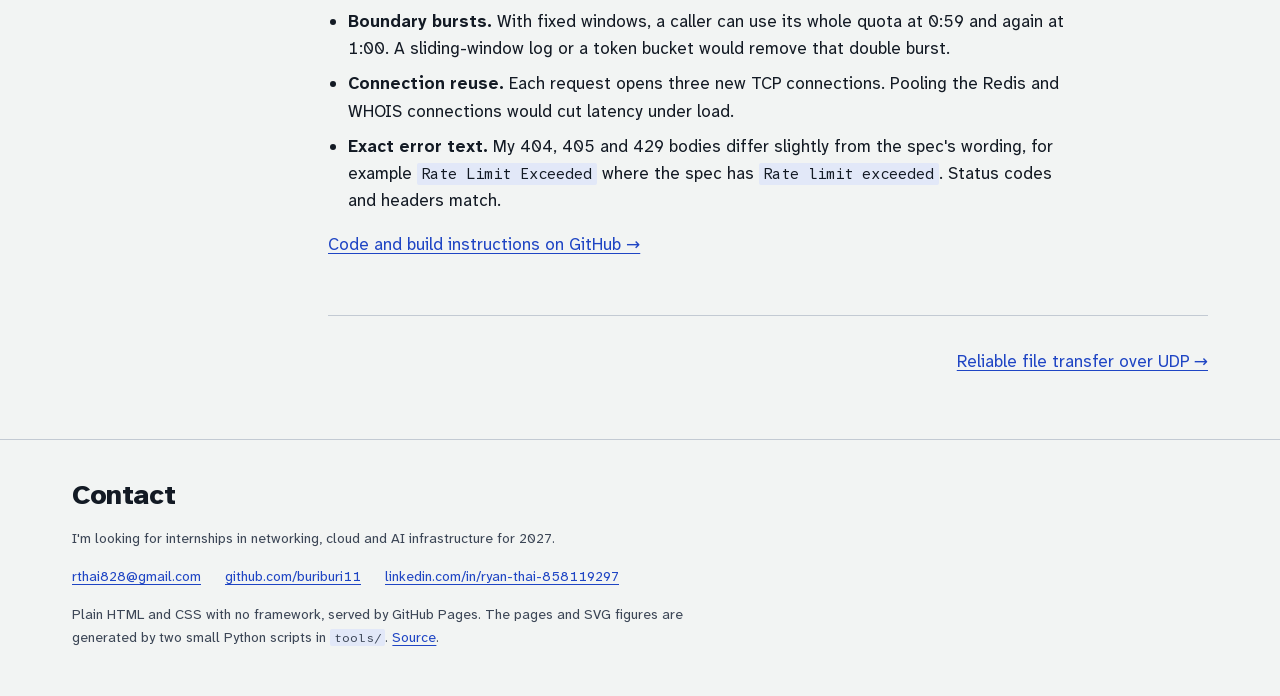
<file: projects/rate-limited-gateway.html>
<!doctype html>
<html lang="en">
<head>
<meta charset="utf-8">
<meta name="viewport" content="width=device-width, initial-scale=1">
<title>Rate-limited model access gateway · Ryan Thai</title>
<meta name="description" content="A concurrent HTTP/1.1 gateway that decides who may call a language model, using the client side of three backend protocols, written by hand over raw sockets.">
<meta name="theme-color" content="#f2f4f3">
<link rel="preload" href="../assets/fonts/atkinson-hyperlegible-next-latin.woff2" as="font" type="font/woff2" crossorigin>
<link rel="stylesheet" href="../style.css">
<link rel="icon" href="../assets/favicon.svg" type="image/svg+xml">
</head>
<body>
<a class="skip" href="#main">Skip to content</a>
<header class="site-head">
  <div class="wrap">
    <a class="site-name" href="../index.html">Ryan Thai</a>
    <nav class="site-nav" aria-label="Main">
      <ul><li><a href="../projects/rate-limited-gateway.html" aria-current="page">Gateway</a></li><li><a href="../projects/reliable-udp-transfer.html">UDP transport</a></li><li><a href="../projects/link-state-routing.html">Link-state routing</a></li><li><a href="https://github.com/buriburi11">GitHub</a></li><li><a href="mailto:rthai828@gmail.com">Email</a></li></ul>
    </nav>
  </div>
</header>

<main id="main">
  <div class="wrap">
    <header class="case-head">
      <p class="crumb"><a href="../index.html">Ryan Thai</a> / Case study</p>
      <h1>Rate-limited model access gateway</h1>
      <p class="lede">A concurrent HTTP/1.1 gateway that decides who may call a language model, using the client side of three backend protocols, written by hand over raw sockets.</p>
      <dl class="facts"><div><dt>Project</dt><dd>Computer networks course, Project 1</dd></div><div><dt>Language</dt><dd>Java 21, standard library only</dd></div><div><dt>My part</dt><dd>7 methods: request parsing, 3 protocol clients, the concurrent pipeline</dd></div><div><dt>Code</dt><dd><a href="https://github.com/buriburi11/rate-limited-llm-gateway">GitHub repository</a></dd></div></dl>
    </header>
    <div class="case">
      <nav class="toc" aria-labelledby="toc-h"><h2 id="toc-h">On this page</h2><ol><li><a href="#problem">The problem</a></li><li><a href="#boundary">What I built</a></li><li><a href="#architecture">Architecture</a></li><li><a href="#verification">Verification</a></li><li><a href="#bug">Bugs I fixed</a></li><li><a href="#next">What's next</a></li></ol></nav>
      <div class="case-body">

<section id="problem" aria-labelledby="problem-h">
  <h2 id="problem-h">The problem</h2>
  <p>Model endpoints are expensive and shared, so access to them needs to be limited. This gateway accepts plain-text chat requests over HTTP/1.1 and meters each caller against a per-minute limit: 3 requests for default callers, 10 for registered ones. Only approved requests are forwarded to the model.</p>
  <p>The difficult part is that one request touches four different services, each with its own wire protocol, and the metering has to stay correct when many requests for the same caller arrive at the same instant.</p>
  <ul>
    <li><strong>Time</strong>, RFC 868: connect, read exactly 4 bytes, and decode them as an <em>unsigned</em> big-endian count of seconds since 1900.</li>
    <li><strong>WHOIS</strong>: send <code>UserID\r\n</code>, read until the server closes, and find the <code>Tier:</code> field.</li>
    <li><strong>Redis</strong>, RESP2: send <code>INCR usage:&lt;window&gt;:&lt;user&gt;</code> as a two-element array of bulk strings and parse the <code>:n</code> integer reply.</li>
    <li><strong>The model</strong>: an OpenAI-compatible HTTP/JSON endpoint, here a local ELIZA stand-in.</li>
  </ul>
</section>

<section id="boundary" aria-labelledby="boundary-h">
  <h2 id="boundary-h">What I built and what was provided</h2>
  <p>This was Project 1 in a computer networks course. The instructor supplied the backend services, the startup code and the model client. I wrote the seven methods that do the networking and the metering:</p>
  <div class="table-scroll"><table class="split">
    <thead><tr><th scope="col">Method</th><th scope="col">What I implemented</th></tr></thead>
    <tbody>
      <tr><td>serve()</td><td>The request pipeline: 404/405 routing, time lookup, key construction, concurrent WHOIS + Redis fan-out, cancellation and interrupt handling, the tier decision, the model call</td></tr>
      <tr><td>readRequest()</td><td>HTTP/1.1 parsing: request line, case-insensitive headers with duplicates rejected, validation, and reading exactly <code>Content-Length</code> body bytes</td></tr>
      <tr><td>readLine()</td><td>A CRLF line reader that rejects bare LF and enforces one 16 KiB budget across all header lines</td></tr>
      <tr><td>currentWindow()</td><td>RFC 868 client and the window calculation</td></tr>
      <tr><td>lookupTier()</td><td>WHOIS client with an 8 KiB response cap, handling unknown users and malformed records</td></tr>
      <tr><td>increment()</td><td>RESP2 <code>INCR</code> encoding and integer-reply parsing</td></tr>
      <tr><td>writeResponse()</td><td>Response framing with a byte-accurate UTF-8 <code>Content-Length</code></td></tr>
    </tbody>
  </table></div>
  <p>Provided by the instructor: <code>main()</code>, configuration parsing, the <code>FakeLLMClient</code> class, two small I/O helpers, the Time, WHOIS and Redis-compatible servers, and the packaged model.</p>
</section>

<section id="architecture" aria-labelledby="architecture-h">
  <h2 id="architecture-h">Architecture and tradeoffs</h2>
  <figure class="fig">
    <svg class="ladder" viewBox="0 0 400 500" role="img" aria-labelledby="fig1b-t fig1b-d" xmlns="http://www.w3.org/2000/svg"><title id="fig1b-t">Figure 1: one request through the rate-limiting gateway, then a burst</title><desc id="fig1b-d">A sequence diagram with six lifelines: client, gateway, time, whois, redis and model. The client posts to /chat. The gateway reads a 4-byte timestamp from the Time server, then queries WHOIS and sends INCR to Redis in parallel. WHOIS answers REGISTERED and Redis answers 4. Since 4 is at most 10 the request is allowed, the gateway queries the model and returns 200 OK. Below, 20 concurrent requests from one default-tier caller arrive; 3 receive 200 OK and 17 receive 429 Too Many Requests.</desc><text class="lane" x="26" y="18" text-anchor="middle">client</text><line class="life" x1="26" y1="26" x2="26" y2="494"/><text class="lane" x="104" y="18" text-anchor="middle">gateway</text><line class="life" x1="104" y1="26" x2="104" y2="494"/><text class="lane" x="182" y="18" text-anchor="middle">time</text><line class="life" x1="182" y1="26" x2="182" y2="494"/><text class="lane" x="252" y="18" text-anchor="middle">whois</text><line class="life" x1="252" y1="26" x2="252" y2="494"/><text class="lane" x="318" y="18" text-anchor="middle">redis</text><line class="life" x1="318" y1="26" x2="318" y2="494"/><text class="lane" x="378" y="18" text-anchor="middle">model</text><line class="life" x1="378" y1="26" x2="378" y2="494"/><g class="m " style="--i:0"><line x1="26" y1="50" x2="104.0" y2="60.0" pathLength="1"/><path class="head" d="M104.0 60.0L97.3 62.0L98.0 56.4Z"/><text x="26.0" y="44.0" text-anchor="start">POST /chat</text></g><g class="m " style="--i:1"><line x1="104" y1="80" x2="182.0" y2="88.0" pathLength="1"/><path class="head" d="M182.0 88.0L175.4 90.2L175.9 84.5Z"/><text x="104.0" y="74.0" text-anchor="start">connect</text></g><g class="m " style="--i:2"><line x1="182" y1="110" x2="104.0" y2="118.0" pathLength="1"/><path class="head" d="M104.0 118.0L110.1 114.5L110.6 120.2Z"/><text x="182.0" y="104.0" text-anchor="end">4 bytes</text></g><g class="m " style="--i:3"><line x1="104" y1="142" x2="252.0" y2="154.0" pathLength="1"/><path class="head" d="M252.0 154.0L245.4 156.3L245.9 150.6Z"/><text x="104.0" y="136.0" text-anchor="start">alice\r\n</text></g><g class="m " style="--i:4"><line x1="104" y1="170" x2="318.0" y2="182.0" pathLength="1"/><path class="head" d="M318.0 182.0L311.5 184.5L311.8 178.8Z"/><text x="104.0" y="164.0" text-anchor="start">INCR</text></g><g class="m n bracket" style="--i:5"><path d="M96 136v100"/><text x="90" y="182" text-anchor="end">in</text><text x="90" y="196" text-anchor="end">parallel</text></g><g class="m " style="--i:6"><line x1="252" y1="204" x2="104.0" y2="216.0" pathLength="1"/><path class="head" d="M104.0 216.0L110.1 212.6L110.6 218.3Z"/><text x="252.0" y="198.0" text-anchor="end">REGISTERED</text></g><g class="m " style="--i:7"><line x1="318" y1="228" x2="104.0" y2="240.0" pathLength="1"/><path class="head" d="M104.0 240.0L110.2 236.8L110.5 242.5Z"/><text x="318.0" y="222.0" text-anchor="end">:4</text></g><g class="m n decide" style="--i:8"><rect x="104" y="254" width="150" height="24" rx="2"/><text x="112" y="270">4 ≤ 10 → allow</text></g><g class="m " style="--i:9"><line x1="104" y1="302" x2="378.0" y2="312.0" pathLength="1"/><path class="head" d="M378.0 312.0L371.5 314.6L371.7 308.9Z"/><text x="104.0" y="296.0" text-anchor="start">query</text></g><g class="m " style="--i:10"><line x1="378" y1="336" x2="104.0" y2="346.0" pathLength="1"/><path class="head" d="M104.0 346.0L110.3 342.9L110.5 348.6Z"/><text x="378.0" y="330.0" text-anchor="end">reply</text></g><g class="m " style="--i:11"><line x1="104" y1="368" x2="26.0" y2="378.0" pathLength="1"/><path class="head" d="M26.0 378.0L32.0 374.4L32.7 380.0Z"/><text x="104.0" y="362.0" text-anchor="end">200 OK</text></g><g class="m n" style="--i:12"><line class="sep" x1="8" y1="396" x2="392" y2="396"/></g><g class="m key" style="--i:12"><line x1="26" y1="412" x2="104.0" y2="422.0" pathLength="1"/><path class="head" d="M104.0 422.0L97.3 424.0L98.0 418.4Z"/></g><g class="m n" style="--i:13"><text x="112" y="426">×20 requests at once</text></g><g class="m key" style="--i:13"><line x1="104" y1="446" x2="26.0" y2="456.0" pathLength="1"/><path class="head" d="M26.0 456.0L32.0 452.4L32.7 458.0Z"/></g><g class="m n" style="--i:14"><text class="tag ok-t" x="112" y="452">×3 200 OK, admitted</text></g><g class="m lost" style="--i:14"><line x1="104" y1="476" x2="26.0" y2="486.0" pathLength="1"/><path class="head" d="M26.0 486.0L32.0 482.4L32.7 488.0Z"/></g><g class="m n" style="--i:15"><text class="tag" x="112" y="482">×17 429 Too Many Requests</text></g></svg>
    <figcaption><span class="fig-n">Figure 1.</span>The order of operations for one allowed request, and the outcome of a 20-request burst from one default-tier caller.</figcaption>
  </figure>
  <h3>The order is forced by data dependencies</h3>
  <p>The Redis key contains the time window, so the time lookup has to finish first. WHOIS and Redis don't depend on each other, so I submit both to a virtual-thread executor <em>before</em> waiting on either. Waiting on the first future before submitting the second would make the calls sequential and add a full backend round trip to every request. The model is only called after the decision, because the gateway's purpose is to protect it.</p>
  <pre><code><span class="c">// both tasks are in flight before either result is awaited</span>
var tierFuture    = backends.submit(() -&gt; lookupTier(userID));
var attemptFuture = backends.submit(() -&gt; increment(key));
try {
    tier    = tierFuture.get();
    attempt = attemptFuture.get();
} catch (ExecutionException e) {
    tierFuture.cancel(true);  attemptFuture.cancel(true);
    throw new IOException("Backend call failed", e.getCause());   <span class="c">// → 502</span>
} catch (InterruptedException e) {
    tierFuture.cancel(true);  attemptFuture.cancel(true);
    Thread.currentThread().interrupt();                            <span class="c">// keep interrupt status</span>
    throw new IOException("Backend call interrupted", e);
}</code></pre>
  <h3>Correctness comes from one atomic operation, not from locks</h3>
  <p>The gateway keeps no counters. A read-then-write approach (<code>GET</code>, add one, <code>SET</code>) would let two racing requests both read 2, both write 3, and both be admitted. <code>INCR</code> changes the value and returns the new number as one atomic step, so every concurrent request gets its own attempt number and the comparison <code>attempt ≤ limit</code> needs no coordination. The tradeoff is that denied requests are still counted, and a request whose model call fails isn't refunded. The spec accepts both to keep the logic simple.</p>
  <h3>Two parsing details</h3>
  <ul>
    <li><strong>Unsigned time.</strong> RFC 868 returns an unsigned 32-bit value, and Java's <code>getInt()</code> is signed. Today's timestamps are above 2<sup>31</sup>, so the raw <code>int</code> is negative. I convert it with <code>Integer.toUnsignedLong</code> before dividing by 60.</li>
    <li><strong>Bytes, not characters.</strong> <code>Content-Length</code> counts bytes. The response length is taken from the UTF-8 byte array, not <code>String.length()</code>, and the request body is read with <code>readNBytes(contentLength)</code> because one <code>read()</code> on a TCP stream can return less.</li>
  </ul>
</section>

<section id="verification" aria-labelledby="verification-h">
  <h2 id="verification-h">How I verified it</h2>
  <p>I ran the gateway against the provided services and tested each status path, the tier limits, and the concurrent case:</p>
  <pre><code>default user, 5 sequential requests      200 200 200 <span class="hl">429 429</span>
registered user, 12 requests             10 × 200, then <span class="hl">2 × 429</span>
20 concurrent requests, one new user     <span class="hl">3 × 200, 17 × 429</span>
GET /chat                                405, Allow: POST
POST /other                              404
HTTP/1.0 · bare LF · duplicate header ·
short body · bad X-User-ID · JSON body   400
Redis stopped mid-run                    502 A backend service failed.</code></pre>
  <p>The concurrent test is the main result. All 20 requests used a fresh user ID inside one window, and exactly 3 were admitted, the same as the sequential case. That confirms the limit holds under concurrency, not only when requests arrive one at a time.</p>
  <pre><code>$ curl -i -X POST -H "X-User-ID: alice" -H "Content-Type: text/plain" \
       --data "How are you today?" http://127.0.0.1:8080/chat
HTTP/1.1 200 OK
Content-Type: text/plain; charset=utf-8
Content-Length: 42
Connection: close

What part of that stands out most to you?</code></pre>
</section>

<section id="bug" aria-labelledby="bug-h">
  <h2 id="bug-h">Bugs I fixed</h2>
  <p>My first committed draft, <a href="https://github.com/buriburi11/rate-limited-llm-gateway/commit/f21646a"><code>f21646a</code></a>, had two bugs:</p>
  <ul>
    <li><strong>A client error was reported as a server failure.</strong> An invalid <code>X-User-ID</code> threw <code>UnsupportedOperationException</code>. <code>serve()</code> treats anything that isn't a <code>RequestException</code> as a backend failure, so a bad header came back as <em>502 Bad Gateway</em>. Throwing <code>RequestException</code> makes it a 400.</li>
    <li><strong>Every response was followed by a second one.</strong> <code>writeResponse()</code> still ended with the starter's <code>throw</code> placeholder, <em>after</em> flushing. The catch block then wrote a 502 onto the same socket, so a client reading past the first response's <code>Content-Length</code> would find a second, contradictory response. Removing the leftover throw fixed it.</li>
  </ul>
</section>

<section id="next" aria-labelledby="next-h">
  <h2 id="next-h">What I would improve next</h2>
  <ul>
    <li><strong>Boundary bursts.</strong> With fixed windows, a caller can use its whole quota at 0:59 and again at 1:00. A sliding-window log or a token bucket would remove that double burst.</li>
    <li><strong>Connection reuse.</strong> Each request opens three new TCP connections. Pooling the Redis and WHOIS connections would cut latency under load.</li>
    <li><strong>Exact error text.</strong> My 404, 405 and 429 bodies differ slightly from the spec's wording, for example <code>Rate Limit Exceeded</code> where the spec has <code>Rate limit exceeded</code>. Status codes and headers match.</li>
  </ul>
  <p><a href="https://github.com/buriburi11/rate-limited-llm-gateway">Code and build instructions on GitHub →</a></p>
</section>

        <nav class="next-case" aria-label="More case studies"><span></span><a href="reliable-udp-transfer.html">Reliable file transfer over UDP →</a></nav>
      </div>
    </div>
  </div>
</main>
<footer class="site-foot" id="contact">
  <div class="wrap">
    <h2>Contact</h2>
    <p>I'm looking for internships in networking, cloud and AI infrastructure for 2027.</p>
    <ul class="contact" style="margin-top:0">
      <li><a href="mailto:rthai828@gmail.com">rthai828@gmail.com</a></li>
      <li><a href="https://github.com/buriburi11">github.com/buriburi11</a></li>
      <li><a href="https://www.linkedin.com/in/ryan-thai-858119297/">linkedin.com/in/ryan-thai-858119297</a></li>
    </ul>
    <p>Plain HTML and CSS with no framework, served by GitHub Pages. The pages and SVG figures are generated by two small Python scripts in <code>tools/</code>. <a href="https://github.com/buriburi11/buriburi11.github.io">Source</a>.</p>
  </div>
</footer>
</body>
</html>
</file>
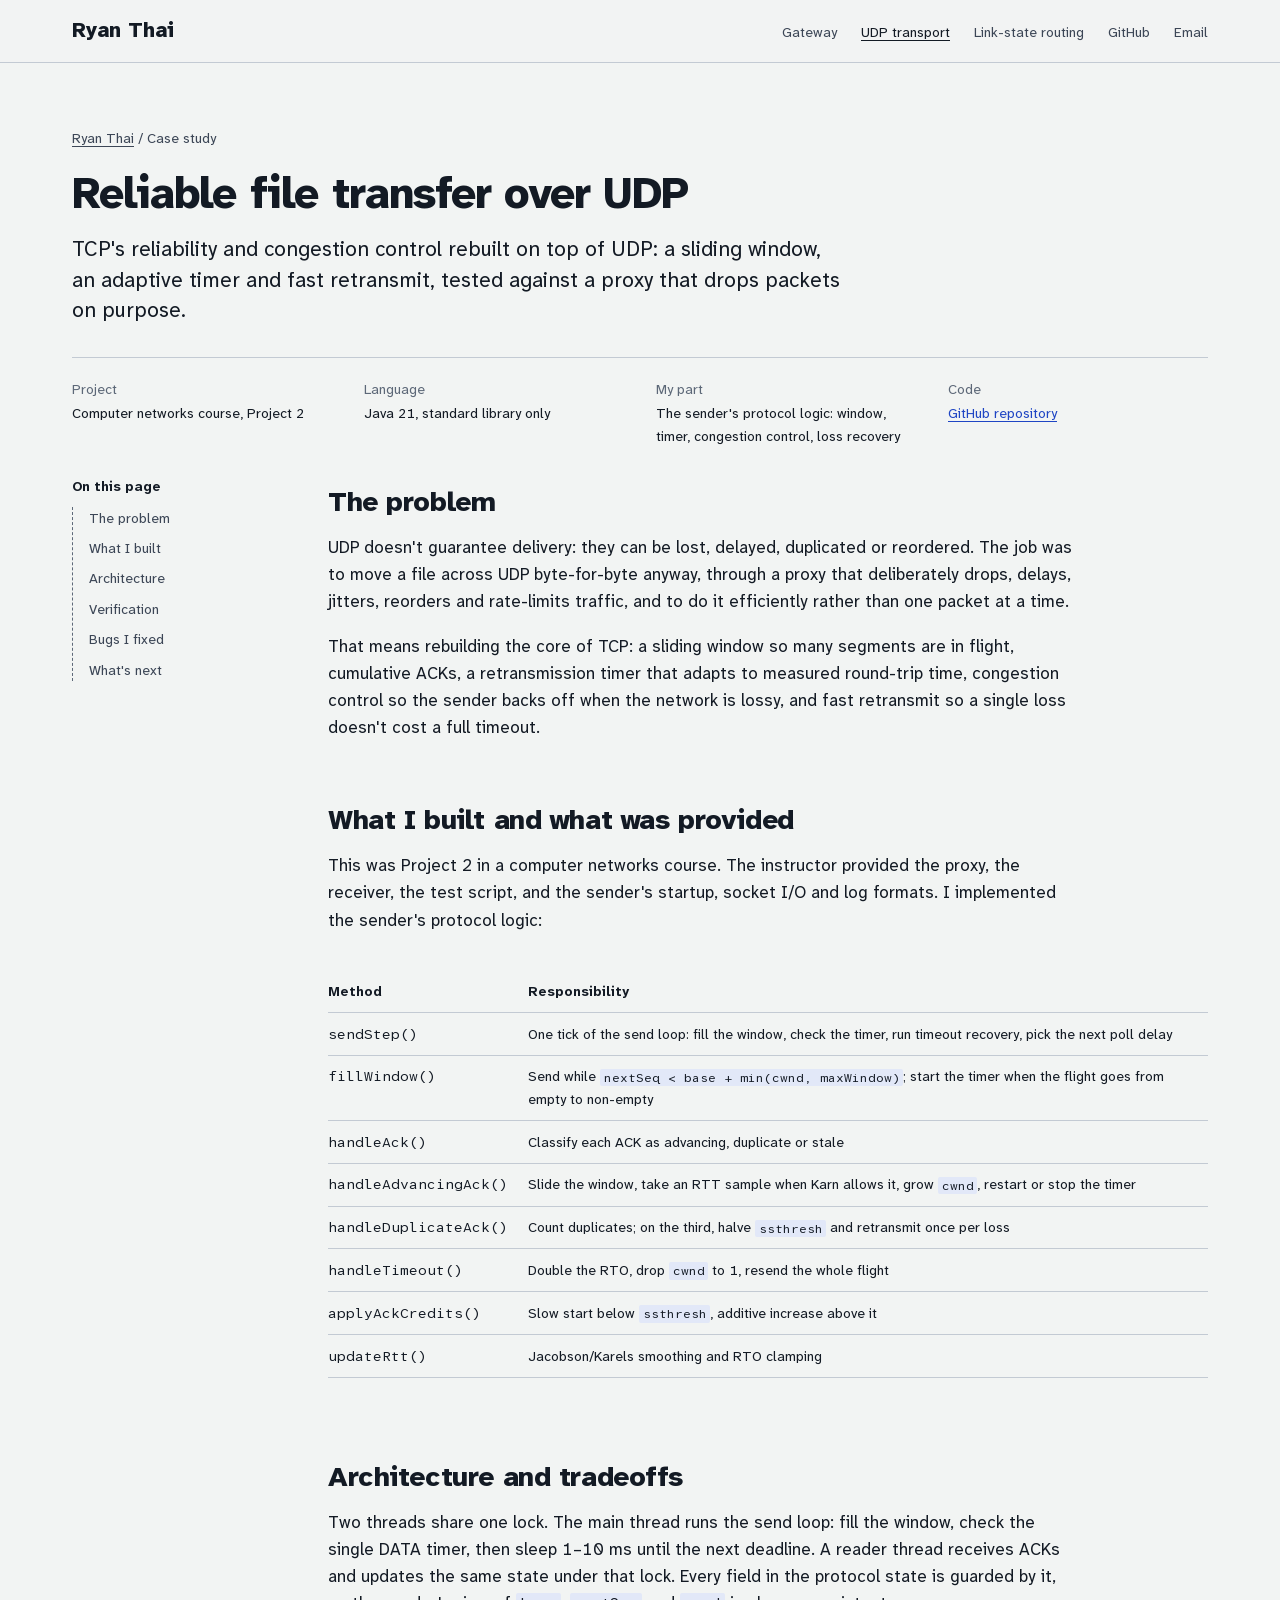
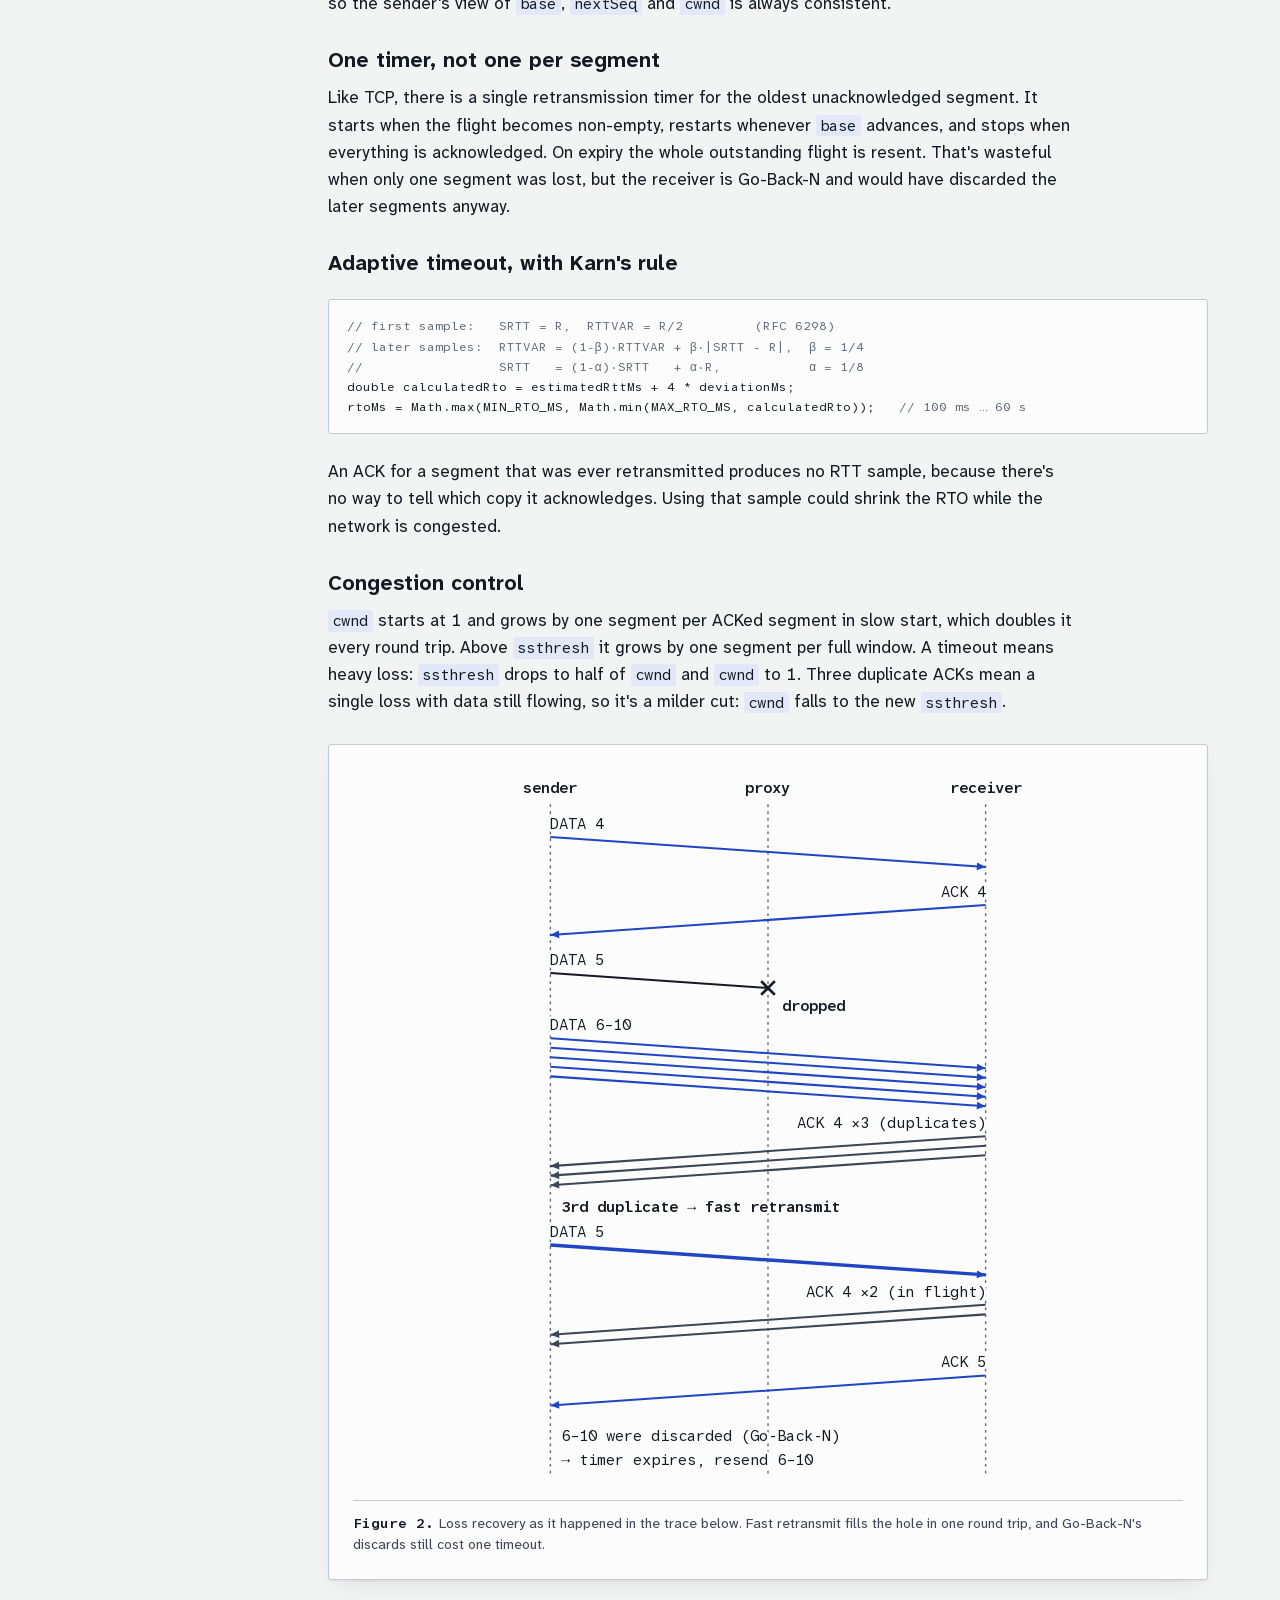
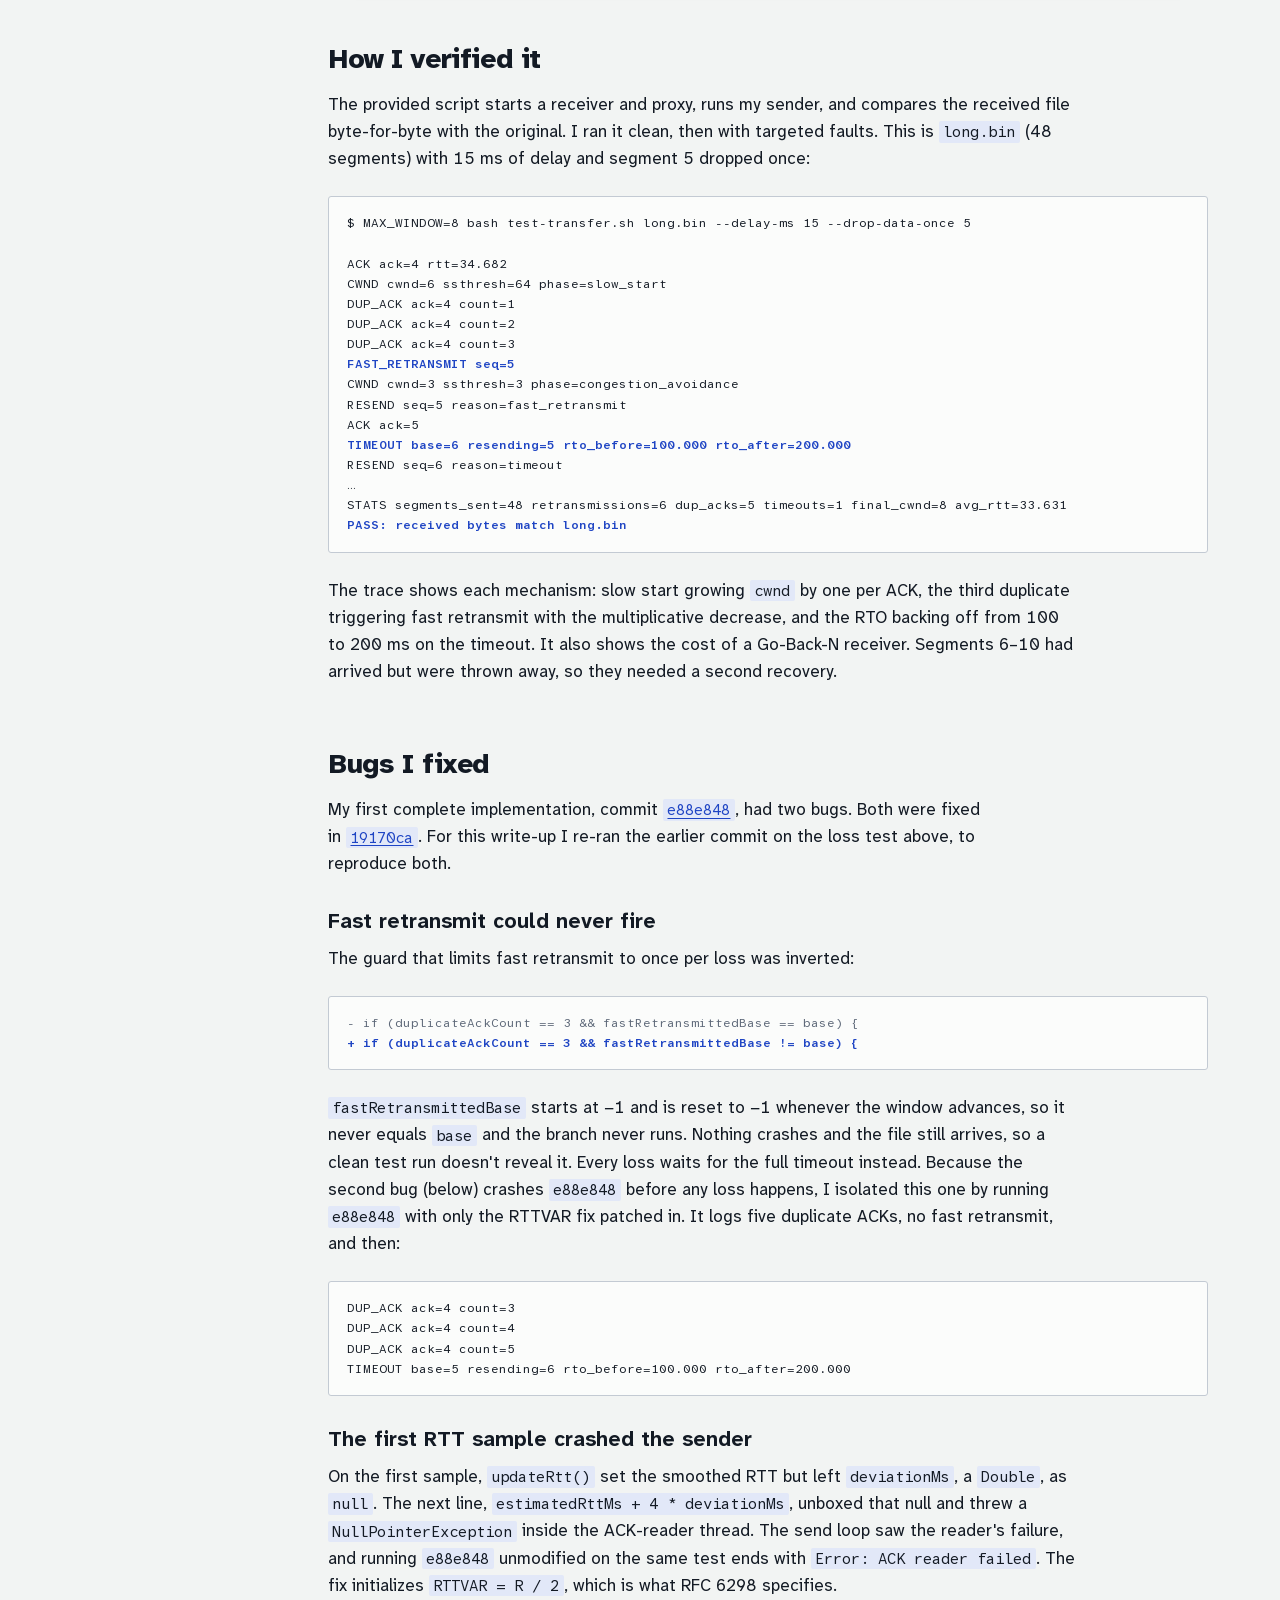
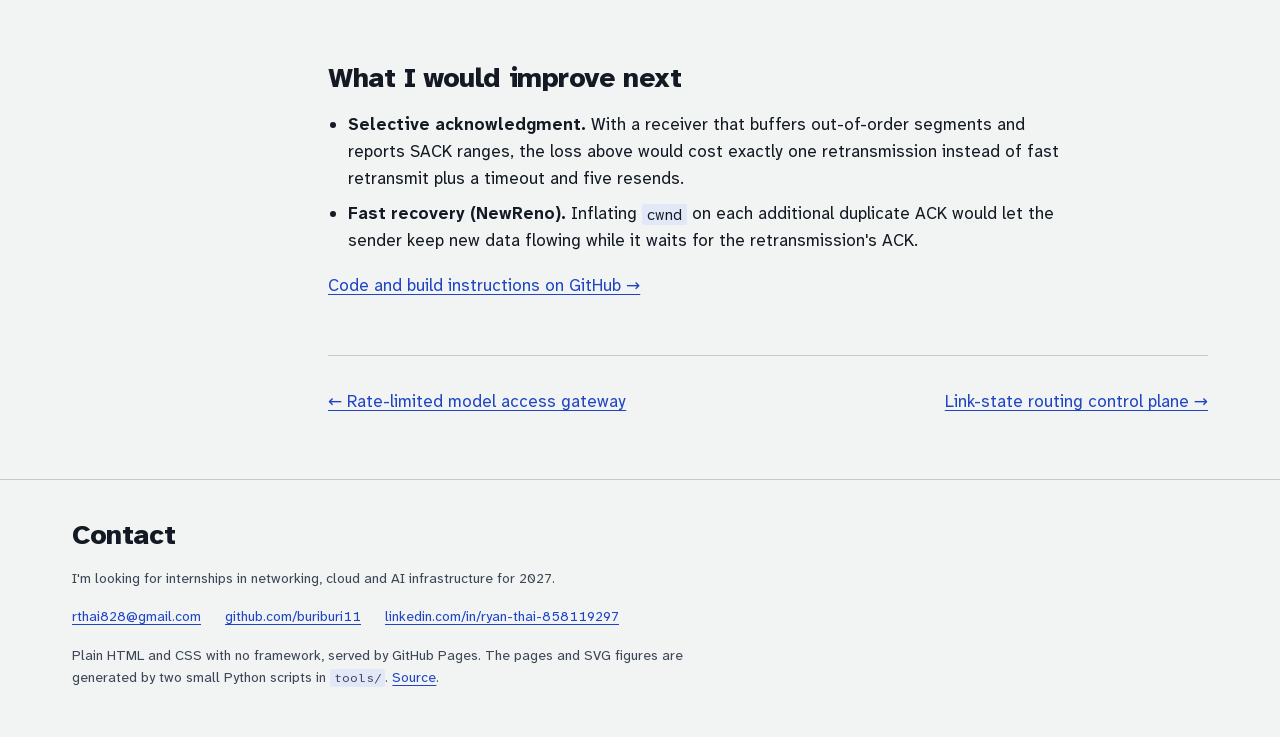
<file: projects/reliable-udp-transfer.html>
<!doctype html>
<html lang="en">
<head>
<meta charset="utf-8">
<meta name="viewport" content="width=device-width, initial-scale=1">
<title>Reliable file transfer over UDP · Ryan Thai</title>
<meta name="description" content="TCP's reliability and congestion control rebuilt on top of UDP: a sliding window, an adaptive timer and fast retransmit, tested against a proxy that drops packets on purpose.">
<meta name="theme-color" content="#f2f4f3">
<link rel="preload" href="../assets/fonts/atkinson-hyperlegible-next-latin.woff2" as="font" type="font/woff2" crossorigin>
<link rel="stylesheet" href="../style.css">
<link rel="icon" href="../assets/favicon.svg" type="image/svg+xml">
</head>
<body>
<a class="skip" href="#main">Skip to content</a>
<header class="site-head">
  <div class="wrap">
    <a class="site-name" href="../index.html">Ryan Thai</a>
    <nav class="site-nav" aria-label="Main">
      <ul><li><a href="../projects/rate-limited-gateway.html">Gateway</a></li><li><a href="../projects/reliable-udp-transfer.html" aria-current="page">UDP transport</a></li><li><a href="../projects/link-state-routing.html">Link-state routing</a></li><li><a href="https://github.com/buriburi11">GitHub</a></li><li><a href="mailto:rthai828@gmail.com">Email</a></li></ul>
    </nav>
  </div>
</header>

<main id="main">
  <div class="wrap">
    <header class="case-head">
      <p class="crumb"><a href="../index.html">Ryan Thai</a> / Case study</p>
      <h1>Reliable file transfer over UDP</h1>
      <p class="lede">TCP's reliability and congestion control rebuilt on top of UDP: a sliding window, an adaptive timer and fast retransmit, tested against a proxy that drops packets on purpose.</p>
      <dl class="facts"><div><dt>Project</dt><dd>Computer networks course, Project 2</dd></div><div><dt>Language</dt><dd>Java 21, standard library only</dd></div><div><dt>My part</dt><dd>The sender's protocol logic: window, timer, congestion control, loss recovery</dd></div><div><dt>Code</dt><dd><a href="https://github.com/buriburi11/reliable-udp-transfer">GitHub repository</a></dd></div></dl>
    </header>
    <div class="case">
      <nav class="toc" aria-labelledby="toc-h"><h2 id="toc-h">On this page</h2><ol><li><a href="#problem">The problem</a></li><li><a href="#boundary">What I built</a></li><li><a href="#architecture">Architecture</a></li><li><a href="#verification">Verification</a></li><li><a href="#bug">Bugs I fixed</a></li><li><a href="#next">What's next</a></li></ol></nav>
      <div class="case-body">

<section id="problem" aria-labelledby="problem-h">
  <h2 id="problem-h">The problem</h2>
  <p>UDP doesn't guarantee delivery: they can be lost, delayed, duplicated or reordered. The job was to move a file across UDP byte-for-byte anyway, through a proxy that deliberately drops, delays, jitters, reorders and rate-limits traffic, and to do it efficiently rather than one packet at a time.</p>
  <p>That means rebuilding the core of TCP: a sliding window so many segments are in flight, cumulative ACKs, a retransmission timer that adapts to measured round-trip time, congestion control so the sender backs off when the network is lossy, and fast retransmit so a single loss doesn't cost a full timeout.</p>
</section>

<section id="boundary" aria-labelledby="boundary-h">
  <h2 id="boundary-h">What I built and what was provided</h2>
  <p>This was Project 2 in a computer networks course. The instructor provided the proxy, the receiver, the test script, and the sender's startup, socket I/O and log formats. I implemented the sender's protocol logic:</p>
  <div class="table-scroll"><table class="split">
    <thead><tr><th scope="col">Method</th><th scope="col">Responsibility</th></tr></thead>
    <tbody>
      <tr><td>sendStep()</td><td>One tick of the send loop: fill the window, check the timer, run timeout recovery, pick the next poll delay</td></tr>
      <tr><td>fillWindow()</td><td>Send while <code>nextSeq &lt; base + min(cwnd, maxWindow)</code>; start the timer when the flight goes from empty to non-empty</td></tr>
      <tr><td>handleAck()</td><td>Classify each ACK as advancing, duplicate or stale</td></tr>
      <tr><td>handleAdvancingAck()</td><td>Slide the window, take an RTT sample when Karn allows it, grow <code>cwnd</code>, restart or stop the timer</td></tr>
      <tr><td>handleDuplicateAck()</td><td>Count duplicates; on the third, halve <code>ssthresh</code> and retransmit once per loss</td></tr>
      <tr><td>handleTimeout()</td><td>Double the RTO, drop <code>cwnd</code> to 1, resend the whole flight</td></tr>
      <tr><td>applyAckCredits()</td><td>Slow start below <code>ssthresh</code>, additive increase above it</td></tr>
      <tr><td>updateRtt()</td><td>Jacobson/Karels smoothing and RTO clamping</td></tr>
    </tbody>
  </table></div>
</section>

<section id="architecture" aria-labelledby="architecture-h">
  <h2 id="architecture-h">Architecture and tradeoffs</h2>
  <p>Two threads share one lock. The main thread runs the send loop: fill the window, check the single DATA timer, then sleep 1–10 ms until the next deadline. A reader thread receives ACKs and updates the same state under that lock. Every field in the protocol state is guarded by it, so the sender's view of <code>base</code>, <code>nextSeq</code> and <code>cwnd</code> is always consistent.</p>
  <h3>One timer, not one per segment</h3>
  <p>Like TCP, there is a single retransmission timer for the oldest unacknowledged segment. It starts when the flight becomes non-empty, restarts whenever <code>base</code> advances, and stops when everything is acknowledged. On expiry the whole outstanding flight is resent. That's wasteful when only one segment was lost, but the receiver is Go-Back-N and would have discarded the later segments anyway.</p>
  <h3>Adaptive timeout, with Karn's rule</h3>
  <pre><code><span class="c">// first sample:   SRTT = R,  RTTVAR = R/2         (RFC 6298)</span>
<span class="c">// later samples:  RTTVAR = (1-β)·RTTVAR + β·|SRTT - R|,  β = 1/4</span>
<span class="c">//                 SRTT   = (1-α)·SRTT   + α·R,           α = 1/8</span>
double calculatedRto = estimatedRttMs + 4 * deviationMs;
rtoMs = Math.max(MIN_RTO_MS, Math.min(MAX_RTO_MS, calculatedRto));   <span class="c">// 100 ms … 60 s</span></code></pre>
  <p>An ACK for a segment that was ever retransmitted produces no RTT sample, because there's no way to tell which copy it acknowledges. Using that sample could shrink the RTO while the network is congested.</p>
  <h3>Congestion control</h3>
  <p><code>cwnd</code> starts at 1 and grows by one segment per ACKed segment in slow start, which doubles it every round trip. Above <code>ssthresh</code> it grows by one segment per full window. A timeout means heavy loss: <code>ssthresh</code> drops to half of <code>cwnd</code> and <code>cwnd</code> to 1. Three duplicate ACKs mean a single loss with data still flowing, so it's a milder cut: <code>cwnd</code> falls to the new <code>ssthresh</code>.</p>
  <figure class="fig">
    <svg class="ladder" viewBox="0 0 400 526" role="img" aria-labelledby="fig2b-t fig2b-d" xmlns="http://www.w3.org/2000/svg"><title id="fig2b-t">Figure 2: recovering one lost segment</title><desc id="fig2b-d">A sequence diagram with three lifelines: sender, proxy and receiver. DATA 4 is delivered and acknowledged. DATA 5 is dropped at the proxy. DATA 6 through 10 arrive, and the receiver answers with duplicate ACK 4s. On the third duplicate the sender fast-retransmits DATA 5; two more duplicates that were already in flight arrive, then ACK 5. Because the receiver is Go-Back-N it had discarded segments 6 through 10, so they are resent after the retransmission timer expires.</desc><text class="lane" x="40" y="18" text-anchor="middle">sender</text><line class="life" x1="40" y1="26" x2="40" y2="520"/><text class="lane" x="200" y="18" text-anchor="middle">proxy</text><line class="life" x1="200" y1="26" x2="200" y2="520"/><text class="lane" x="360" y="18" text-anchor="middle">receiver</text><line class="life" x1="360" y1="26" x2="360" y2="520"/><g class="m " style="--i:0"><line x1="40" y1="50" x2="360.0" y2="72.0" pathLength="1"/><path class="head" d="M360.0 72.0L353.4 74.4L353.8 68.7Z"/><text x="40.0" y="44.0" text-anchor="start">DATA 4</text></g><g class="m " style="--i:1"><line x1="360" y1="100" x2="40.0" y2="122.0" pathLength="1"/><path class="head" d="M40.0 122.0L46.2 118.7L46.6 124.4Z"/><text x="360.0" y="94.0" text-anchor="end">ACK 4</text></g><g class="m lost" style="--i:2"><line x1="40" y1="150" x2="200.0" y2="161.0" pathLength="1"/><path class="x" d="M195.0 156.0l10 10M205.0 156.0l-10 10"/><text x="40.0" y="144.0" text-anchor="start">DATA 5</text></g><g class="m n lossnote" style="--i:3"><text x="210" y="178" text-anchor="start">dropped</text></g><g class="m " style="--i:4"><line x1="40" y1="198" x2="360.0" y2="220.0" pathLength="1"/><path class="head" d="M360.0 220.0L353.4 222.4L353.8 216.7Z"/><text x="40.0" y="192.0" text-anchor="start">DATA 6–10</text></g><g class="m " style="--i:4"><line x1="40" y1="205" x2="360.0" y2="227.0" pathLength="1"/><path class="head" d="M360.0 227.0L353.4 229.4L353.8 223.7Z"/></g><g class="m " style="--i:4"><line x1="40" y1="212" x2="360.0" y2="234.0" pathLength="1"/><path class="head" d="M360.0 234.0L353.4 236.4L353.8 230.7Z"/></g><g class="m " style="--i:4"><line x1="40" y1="219" x2="360.0" y2="241.0" pathLength="1"/><path class="head" d="M360.0 241.0L353.4 243.4L353.8 237.7Z"/></g><g class="m " style="--i:4"><line x1="40" y1="226" x2="360.0" y2="248.0" pathLength="1"/><path class="head" d="M360.0 248.0L353.4 250.4L353.8 244.7Z"/></g><g class="m dup" style="--i:5"><line x1="360" y1="270" x2="40.0" y2="292.0" pathLength="1"/><path class="head" d="M40.0 292.0L46.2 288.7L46.6 294.4Z"/><text x="360.0" y="264.0" text-anchor="end">ACK 4 ×3 (duplicates)</text></g><g class="m dup" style="--i:5"><line x1="360" y1="277" x2="40.0" y2="299.0" pathLength="1"/><path class="head" d="M40.0 299.0L46.2 295.7L46.6 301.4Z"/></g><g class="m dup" style="--i:5"><line x1="360" y1="284" x2="40.0" y2="306.0" pathLength="1"/><path class="head" d="M40.0 306.0L46.2 302.7L46.6 308.4Z"/></g><g class="m n callout" style="--i:6"><text x="48" y="326" text-anchor="start">3rd duplicate → fast retransmit</text></g><g class="m key" style="--i:7"><line x1="40" y1="350" x2="360.0" y2="372.0" pathLength="1"/><path class="head" d="M360.0 372.0L353.4 374.4L353.8 368.7Z"/><text x="40.0" y="344.0" text-anchor="start">DATA 5</text></g><g class="m dup" style="--i:8"><line x1="360" y1="394" x2="40.0" y2="416.0" pathLength="1"/><path class="head" d="M40.0 416.0L46.2 412.7L46.6 418.4Z"/><text x="360.0" y="388.0" text-anchor="end">ACK 4 ×2 (in flight)</text></g><g class="m dup" style="--i:8"><line x1="360" y1="401" x2="40.0" y2="423.0" pathLength="1"/><path class="head" d="M40.0 423.0L46.2 419.7L46.6 425.4Z"/></g><g class="m " style="--i:9"><line x1="360" y1="446" x2="40.0" y2="468.0" pathLength="1"/><path class="head" d="M40.0 468.0L46.2 464.7L46.6 470.4Z"/><text x="360.0" y="440.0" text-anchor="end">ACK 5</text></g><g class="m n note" style="--i:10"><text x="48" y="494" text-anchor="start">6–10 were discarded (Go-Back-N)</text></g><g class="m n note" style="--i:11"><text x="48" y="512" text-anchor="start">→ timer expires, resend 6–10</text></g></svg>
    <figcaption><span class="fig-n">Figure 2.</span>Loss recovery as it happened in the trace below. Fast retransmit fills the hole in one round trip, and Go-Back-N's discards still cost one timeout.</figcaption>
  </figure>
</section>

<section id="verification" aria-labelledby="verification-h">
  <h2 id="verification-h">How I verified it</h2>
  <p>The provided script starts a receiver and proxy, runs my sender, and compares the received file byte-for-byte with the original. I ran it clean, then with targeted faults. This is <code>long.bin</code> (48 segments) with 15 ms of delay and segment 5 dropped once:</p>
  <pre><code>$ MAX_WINDOW=8 bash test-transfer.sh long.bin --delay-ms 15 --drop-data-once 5

ACK ack=4 rtt=34.682
CWND cwnd=6 ssthresh=64 phase=slow_start
DUP_ACK ack=4 count=1
DUP_ACK ack=4 count=2
DUP_ACK ack=4 count=3
<span class="hl">FAST_RETRANSMIT seq=5</span>
CWND cwnd=3 ssthresh=3 phase=congestion_avoidance
RESEND seq=5 reason=fast_retransmit
ACK ack=5
<span class="hl">TIMEOUT base=6 resending=5 rto_before=100.000 rto_after=200.000</span>
RESEND seq=6 reason=timeout
…
STATS segments_sent=48 retransmissions=6 dup_acks=5 timeouts=1 final_cwnd=8 avg_rtt=33.631
<span class="hl">PASS: received bytes match long.bin</span></code></pre>
  <p>The trace shows each mechanism: slow start growing <code>cwnd</code> by one per ACK, the third duplicate triggering fast retransmit with the multiplicative decrease, and the RTO backing off from 100 to 200 ms on the timeout. It also shows the cost of a Go-Back-N receiver. Segments 6–10 had arrived but were thrown away, so they needed a second recovery.</p>
</section>

<section id="bug" aria-labelledby="bug-h">
  <h2 id="bug-h">Bugs I fixed</h2>
  <p>My first complete implementation, commit <a href="https://github.com/buriburi11/reliable-udp-transfer/commit/e88e848"><code>e88e848</code></a>, had two bugs. Both were fixed in <a href="https://github.com/buriburi11/reliable-udp-transfer/commit/19170ca"><code>19170ca</code></a>. For this write-up I re-ran the earlier commit on the loss test above, to reproduce both.</p>
  <h3>Fast retransmit could never fire</h3>
  <p>The guard that limits fast retransmit to once per loss was inverted:</p>
  <pre><code><span class="c">- if (duplicateAckCount == 3 &amp;&amp; fastRetransmittedBase == base) {</span>
<span class="hl">+ if (duplicateAckCount == 3 &amp;&amp; fastRetransmittedBase != base) {</span></code></pre>
  <p><code>fastRetransmittedBase</code> starts at −1 and is reset to −1 whenever the window advances, so it never equals <code>base</code> and the branch never runs. Nothing crashes and the file still arrives, so a clean test run doesn't reveal it. Every loss waits for the full timeout instead. Because the second bug (below) crashes <code>e88e848</code> before any loss happens, I isolated this one by running <code>e88e848</code> with only the RTTVAR fix patched in. It logs five duplicate ACKs, no fast retransmit, and then:</p>
  <pre><code>DUP_ACK ack=4 count=3
DUP_ACK ack=4 count=4
DUP_ACK ack=4 count=5
TIMEOUT base=5 resending=6 rto_before=100.000 rto_after=200.000</code></pre>
  <h3>The first RTT sample crashed the sender</h3>
  <p>On the first sample, <code>updateRtt()</code> set the smoothed RTT but left <code>deviationMs</code>, a <code>Double</code>, as <code>null</code>. The next line, <code>estimatedRttMs + 4 * deviationMs</code>, unboxed that null and threw a <code>NullPointerException</code> inside the ACK-reader thread. The send loop saw the reader's failure, and running <code>e88e848</code> unmodified on the same test ends with <code>Error: ACK reader failed</code>. The fix initializes <code>RTTVAR = R / 2</code>, which is what RFC 6298 specifies.</p>
</section>

<section id="next" aria-labelledby="next-h">
  <h2 id="next-h">What I would improve next</h2>
  <ul>
    <li><strong>Selective acknowledgment.</strong> With a receiver that buffers out-of-order segments and reports SACK ranges, the loss above would cost exactly one retransmission instead of fast retransmit plus a timeout and five resends.</li>
    <li><strong>Fast recovery (NewReno).</strong> Inflating <code>cwnd</code> on each additional duplicate ACK would let the sender keep new data flowing while it waits for the retransmission's ACK.</li>
  </ul>
  <p><a href="https://github.com/buriburi11/reliable-udp-transfer">Code and build instructions on GitHub →</a></p>
</section>

        <nav class="next-case" aria-label="More case studies"><a href="rate-limited-gateway.html">← Rate-limited model access gateway</a><a href="link-state-routing.html">Link-state routing control plane →</a></nav>
      </div>
    </div>
  </div>
</main>
<footer class="site-foot" id="contact">
  <div class="wrap">
    <h2>Contact</h2>
    <p>I'm looking for internships in networking, cloud and AI infrastructure for 2027.</p>
    <ul class="contact" style="margin-top:0">
      <li><a href="mailto:rthai828@gmail.com">rthai828@gmail.com</a></li>
      <li><a href="https://github.com/buriburi11">github.com/buriburi11</a></li>
      <li><a href="https://www.linkedin.com/in/ryan-thai-858119297/">linkedin.com/in/ryan-thai-858119297</a></li>
    </ul>
    <p>Plain HTML and CSS with no framework, served by GitHub Pages. The pages and SVG figures are generated by two small Python scripts in <code>tools/</code>. <a href="https://github.com/buriburi11/buriburi11.github.io">Source</a>.</p>
  </div>
</footer>
</body>
</html>
</file>
<file: style.css>
/* Ryan Thai — portfolio. Plain CSS, no build step. */

@font-face {
  font-family: "Atkinson Hyperlegible Next";
  font-style: normal;
  font-weight: 200 800;
  font-display: swap;
  src: url("assets/fonts/atkinson-hyperlegible-next-latin.woff2") format("woff2");
  unicode-range: U+0000-00FF, U+0131, U+0152-0153, U+02BB-02BC, U+02C6, U+02DA, U+02DC, U+0304, U+0308, U+0329, U+2000-206F, U+20AC, U+2122, U+2191, U+2193, U+2212, U+2215, U+FEFF, U+FFFD;
}
@font-face {
  font-family: "Atkinson Hyperlegible Next";
  font-style: normal;
  font-weight: 200 800;
  font-display: swap;
  src: url("assets/fonts/atkinson-hyperlegible-next-latin-ext.woff2") format("woff2");
  unicode-range: U+0100-02BA, U+02BD-02C5, U+02C7-02CC, U+02CE-02D7, U+02DD-02FF, U+1D00-1DBF, U+1E00-1E9F, U+1EF2-1EFF, U+2020, U+20A0-20AB, U+20AD-20C4, U+2113, U+2C60-2C7F, U+A720-A7FF;
}
@font-face {
  font-family: "Atkinson Hyperlegible Next";
  font-style: italic;
  font-weight: 200 800;
  font-display: swap;
  src: url("assets/fonts/atkinson-hyperlegible-next-italic-latin.woff2") format("woff2");
  unicode-range: U+0000-00FF, U+0131, U+0152-0153, U+02BB-02BC, U+02C6, U+02DA, U+02DC, U+0304, U+0308, U+0329, U+2000-206F, U+20AC, U+2122, U+2191, U+2193, U+2212, U+2215, U+FEFF, U+FFFD;
}
@font-face {
  font-family: "Atkinson Hyperlegible Mono";
  font-style: normal;
  font-weight: 200 800;
  font-display: swap;
  src: url("assets/fonts/atkinson-hyperlegible-mono-latin.woff2") format("woff2");
  unicode-range: U+0000-00FF, U+0131, U+0152-0153, U+02BB-02BC, U+02C6, U+02DA, U+02DC, U+0304, U+0308, U+0329, U+2000-206F, U+20AC, U+2122, U+2191, U+2193, U+2212, U+2215, U+FEFF, U+FFFD;
}
@font-face {
  font-family: "Atkinson Hyperlegible Mono";
  font-style: normal;
  font-weight: 200 800;
  font-display: swap;
  src: url("assets/fonts/atkinson-hyperlegible-mono-latin-ext.woff2") format("woff2");
  unicode-range: U+0100-02BA, U+02BD-02C5, U+02C7-02CC, U+02CE-02D7, U+02DD-02FF, U+1D00-1DBF, U+1E00-1E9F, U+1EF2-1EFF, U+2020, U+20A0-20AB, U+20AD-20C4, U+2113, U+2C60-2C7F, U+A720-A7FF;
}

:root {
  --pad: #f2f4f3;           /* engineering-pad ground */
  --sheet: #fbfcfb;         /* figure and code sheets */
    --ink: #131a24;
  --ink-2: #3c4656;         /* secondary text, 8.6:1 on pad */
  --ink-3: #5d6878;         /* tertiary, 5.4:1 on pad */
  --rule: #c3cad3;
  --packet: #1f45c4;        /* messages in flight: the one accent, 7.1:1 on pad */
  --packet-wash: #e2e8f8;

  --text: "Atkinson Hyperlegible Next", system-ui, sans-serif;
  --mono: "Atkinson Hyperlegible Mono", ui-monospace, monospace;

  --step--1: 0.875rem;
  --step-0: 1.0625rem;
  --step-1: 1.3125rem;
  --step-2: 1.75rem;
  --step-3: clamp(2rem, 1.4rem + 2.4vw, 2.75rem);
  --step-4: clamp(2.75rem, 1.6rem + 5vw, 5rem);

  --gutter: clamp(1rem, 0.5rem + 2.5vw, 2.5rem);
  --measure: 68ch;
  --ease-out: cubic-bezier(0.16, 1, 0.3, 1);

  color-scheme: light;
  accent-color: var(--packet);
}

*, *::before, *::after { box-sizing: border-box; }

html {
  -webkit-text-size-adjust: 100%;
  text-size-adjust: 100%;
  scrollbar-color: var(--ink-3) var(--pad);
  scroll-padding-top: 1.5rem;
}

body {
  margin: 0;
  min-height: 100vh;
  font-family: var(--text);
  font-size: var(--step-0);
  line-height: 1.6;
  color: var(--ink);
  background-color: var(--pad);
  font-variant-numeric: tabular-nums;
}

::selection { background: var(--packet); color: #fff; }

a {
  color: var(--packet);
  text-decoration-thickness: 1px;
  text-underline-offset: 0.2em;
}
a:hover { text-decoration-thickness: 2px; }
:focus-visible {
  outline: 2px solid var(--packet);
  outline-offset: 3px;
  border-radius: 2px;
}

.skip {
  position: absolute;
  left: var(--gutter);
  top: -3rem;
  padding: 0.5rem 0.75rem;
  background: var(--ink);
  color: #fff;
  z-index: 10;
}
.skip:focus { top: 0.75rem; }

.wrap {
  width: 100%;
  max-width: 76rem;
  margin-inline: auto;
  padding-inline: var(--gutter);
}

h1, h2, h3 { line-height: 1.1; text-wrap: balance; margin: 0; }
p, li { text-wrap: pretty; }
p { margin: 0 0 1em; max-width: var(--measure); }

code, kbd, pre, samp { font-family: var(--mono); font-size: 0.92em; }
:not(pre) > code {
  background: var(--packet-wash);
  padding: 0.05em 0.3em;
  border-radius: 2px;
  font-size: 0.88em;
  overflow-wrap: anywhere;
}

/* ---------- site header ---------- */

.site-head {
  border-bottom: 1px solid var(--rule);
  background: rgb(242 244 243 / 0.92);
}
.site-head .wrap {
  display: flex;
  flex-wrap: wrap;
  align-items: baseline;
  justify-content: space-between;
  gap: 0.5rem 2rem;
  padding-block: 0.9rem;
}
.site-name {
  font-weight: 800;
  font-size: var(--step-1);
  color: var(--ink);
  text-decoration: none;
  letter-spacing: -0.01em;
}
.site-nav ul {
  display: flex;
  flex-wrap: wrap;
  gap: 0.25rem 1.5rem;
  list-style: none;
  margin: 0;
  padding: 0;
  font-size: var(--step--1);
}
.site-nav a { color: var(--ink-2); text-decoration: none; }
.site-nav a:hover, .site-nav a[aria-current="page"] { color: var(--ink); text-decoration: underline; }

/* ---------- landing: first viewport ---------- */

.intro {
  display: grid;
  align-items: start;
  grid-template-columns: minmax(0, 1fr);
  gap: 2.5rem;
  padding-block: clamp(1.75rem, 1rem + 3vw, 3.5rem) 3rem;
}
@media (min-width: 60rem) {
  .intro {
    grid-template-columns: minmax(0, 0.95fr) minmax(0, 1.05fr);
    align-items: start;
    gap: 4rem;
  }
}
.intro h1 {
  font-size: var(--step-4);
  font-weight: 800;
  letter-spacing: -0.03em;
  line-height: 0.95;
  margin-bottom: 1.25rem;
}
.intro .who {
  font-size: var(--step-1);
  line-height: 1.4;
  color: var(--ink);
  margin-bottom: 1rem;
}
.intro .what { color: var(--ink-2); }
.contact {
  display: flex;
  flex-wrap: wrap;
  gap: 0.5rem 1.5rem;
  list-style: none;
  margin: 1.75rem 0 0;
  padding: 0;
}
.contact a { overflow-wrap: anywhere; }

/* ---------- figures ---------- */

.fig {
  margin: 0;
  background-color: var(--sheet);
  border: 1px solid var(--rule);
  border-radius: 3px;
  box-shadow: 0 1px 2px rgb(19 26 36 / 0.06), 0 8px 24px -12px rgb(19 26 36 / 0.18);
  padding: clamp(0.75rem, 0.4rem + 1.5vw, 1.5rem);
}
.fig svg { display: block; width: 100%; height: auto; max-width: 34rem; margin-inline: auto; }
.intro .fig svg { max-height: min(62vh, 36rem); }
.fig figcaption {
  margin-top: 1rem;
  padding-top: 0.75rem;
  border-top: 1px solid var(--rule);
  font-size: var(--step--1);
  color: var(--ink-2);
  line-height: 1.5;
}
.fig-n { font-family: var(--mono); font-weight: 600; color: var(--ink); margin-right: 0.35em; }
.fig-actions {
  display: flex;
  flex-wrap: wrap;
  align-items: center;
  gap: 0.5rem 1.25rem;
  margin-top: 0.75rem;
}
.go { font-weight: 700; }
.cta { margin: 1.5rem 0 0; }
.go.primary {
  display: inline-block;
  font-size: var(--step-0);
  color: #fff;
  background: var(--packet);
  padding: 0.7rem 1.1rem;
  border-radius: 3px;
  text-decoration: none;
  box-shadow: 0 1px 2px rgb(19 26 36 / 0.2);
}
.go.primary:hover { background: #18389f; }
pre.bare { margin: 0; border: 0; padding: 0; background: none; }

.replay {
  font: 600 var(--step--1) / 1 var(--mono);
  color: var(--ink-2);
  background: transparent;
  border: 1px solid var(--rule);
  border-radius: 2px;
  padding: 0.45rem 0.7rem;
  cursor: pointer;
}
.replay:hover { color: var(--ink); border-color: var(--ink-3); }
.replay[hidden] { display: none; }

/* ladder notation */
svg text { font-family: var(--mono); font-size: 11px; fill: var(--ink); }
.ladder .lane, .topo .ptitle { font-weight: 600; fill: var(--ink); }
.ladder .life { stroke: var(--ink-3); stroke-width: 1; stroke-dasharray: 2 3; }
.ladder .m line { stroke: var(--packet); stroke-width: 1.5; }
.ladder .m .head { fill: var(--packet); }
.ladder .m text {
  fill: var(--ink);
  paint-order: stroke;
  stroke: var(--sheet);
  stroke-width: 4px;
  stroke-linejoin: round;
}
.ladder .lost line { stroke: var(--ink); stroke-dasharray: 4 3; }
.ladder .x, .topo .x { stroke: var(--ink); stroke-width: 2; fill: none; }
.ladder .dup line { stroke: var(--ink-2); }
.ladder .dup .head { fill: var(--ink-2); }
.ladder .key line { stroke-width: 2.5; }
.ladder .lossnote text, .ladder .callout text { font-weight: 600; }
.ladder .bracket path { stroke: var(--ink-2); fill: none; stroke-width: 1.5; }
.ladder .bracket text { fill: var(--ink-2); font-size: 10px; }
.ladder .decide rect { fill: var(--packet-wash); stroke: var(--packet); stroke-width: 1; }
.ladder .m line.sep { stroke: var(--rule); stroke-width: 1; stroke-dasharray: none; }
.ladder .burst line { stroke: var(--packet); stroke-width: 1; }
.ladder .burst line.ok { stroke-width: 2; }
.ladder .burst line.no { stroke: var(--ink-3); stroke-dasharray: 3 2; }
.ladder .tag { font-weight: 600; }
.ladder .ok-t { fill: var(--packet); }

.topo .link { stroke: var(--ink-3); stroke-width: 1.5; }
.topo .link.on { stroke: var(--packet); stroke-width: 3.5; }
.topo .link.down { stroke-dasharray: 4 3; stroke: var(--ink-3); }
.topo .node { fill: var(--sheet); stroke: var(--ink); stroke-width: 1.5; }
.topo .node.end { fill: var(--ink); }
.topo .end + .nl { fill: #fff; }
.topo .nl { font-weight: 600; }
.topo .cost { fill: var(--ink-2); font-size: 10px; }
.topo .res { font-weight: 600; }
@media (max-width: 40rem) {
  svg text { font-size: 15px; }
  .ladder .bracket text, .topo .cost { font-size: 14px; }
}

/* signature motion: messages travel in time order. Content is visible without it. */
@media (prefers-reduced-motion: no-preference) {
  .play .m { animation: appear 0.5s var(--ease-out) both; animation-delay: calc(var(--i) * 0.32s); }
  .play .m line[pathLength] {
    stroke-dasharray: 1;
    animation: travel 0.42s var(--ease-out) both;
    animation-delay: calc(var(--i) * 0.32s);
  }
  .play .lost line[pathLength] { animation: appear 0.42s var(--ease-out) both; animation-delay: calc(var(--i) * 0.32s); }
}
@keyframes travel { from { stroke-dashoffset: 1; } to { stroke-dashoffset: 0; } }
@keyframes appear { from { opacity: 0; } to { opacity: 1; } }

/* ---------- landing: projects ---------- */

.section { padding-block: clamp(2.5rem, 1.5rem + 4vw, 5rem); border-top: 1px solid var(--rule); }
.section > .wrap > h2 {
  font-size: var(--step-3);
  font-weight: 800;
  letter-spacing: -0.02em;
  margin-bottom: 0.75rem;
}
.section .lede { color: var(--ink-2); margin-bottom: 2.5rem; }

.project {
  display: grid;
  grid-template-columns: minmax(0, 1fr);
  gap: 1.75rem;
  padding-block: 2.5rem;
  border-top: 1px solid var(--rule);
}
.project:first-of-type { border-top: 0; padding-top: 0; }
@media (min-width: 60rem) {
  .project { grid-template-columns: minmax(0, 1fr) minmax(0, 1fr); gap: 4rem; align-items: start; }
}
.project h3 { font-size: var(--step-2); font-weight: 800; letter-spacing: -0.015em; margin-bottom: 0.4rem; }
.project .stack { font-family: var(--mono); font-size: var(--step--1); color: var(--ink-2); margin-bottom: 1rem; }
.project .result {
  border: 1px solid var(--rule);
  background: var(--sheet);
  padding: 0.75rem 1rem;
  font-size: var(--step--1);
  line-height: 1.6;
  margin: 1.25rem 0;
  max-width: var(--measure);
  border-radius: 3px;
}
.project .result b { color: var(--packet); font-weight: 600; }
.links {
  display: flex;
  flex-wrap: wrap;
  gap: 0.5rem 1.5rem;
  list-style: none;
  margin: 0;
  padding: 0;
}

/* ---------- case study ---------- */

.case-head { padding-block: clamp(2rem, 1rem + 4vw, 4rem) 2rem; }
.crumb { font-size: var(--step--1); color: var(--ink-2); margin-bottom: 1.25rem; }
.crumb a { color: var(--ink-2); }
.case-head h1 { font-size: var(--step-3); font-weight: 800; letter-spacing: -0.025em; margin-bottom: 1rem; max-width: 22ch; }
.case-head .lede { font-size: var(--step-1); line-height: 1.45; color: var(--ink); max-width: 60ch; }

.facts {
  display: grid;
  grid-template-columns: repeat(auto-fit, minmax(min(100%, 13rem), 1fr));
  gap: 1rem 2rem;
  margin: 2rem 0 0;
  padding: 1.25rem 0 0;
  border-top: 1px solid var(--rule);
}
.facts dt { font-size: var(--step--1); color: var(--ink-3); }
.facts dd { margin: 0.1rem 0 0; font-size: var(--step--1); color: var(--ink); }

.case {
  display: grid;
  grid-template-columns: minmax(0, 1fr);
  gap: 2rem;
  padding-bottom: 4rem;
}
@media (min-width: 64rem) {
  .case { grid-template-columns: 12rem minmax(0, 1fr); gap: 4rem; }
  .toc { position: sticky; top: 1.5rem; align-self: start; }
}
.toc ol {
  list-style: none;
  margin: 0;
  padding: 0 0 0 1rem;
  border-left: 1px dashed var(--ink-3);
  font-size: var(--step--1);
  display: grid;
  gap: 0.5rem;
}
.toc a { color: var(--ink-2); text-decoration: none; }
.toc a:hover { color: var(--ink); text-decoration: underline; }
.toc h2 { font-size: var(--step--1); font-weight: 700; margin-bottom: 0.75rem; }

.case-body > section { margin-bottom: 3.5rem; }
.case-body h2 {
  font-size: var(--step-2);
  font-weight: 800;
  letter-spacing: -0.015em;
  margin: 0 0 1rem;
  padding-top: 0.5rem;
}
.case-body h3 { font-size: var(--step-1); font-weight: 700; margin: 2rem 0 0.75rem; }
.case-body ul, .case-body ol { max-width: var(--measure); padding-left: 1.25rem; }
.case-body li { margin-bottom: 0.5rem; }
.case-body .fig { margin: 1.75rem 0; }

pre {
  margin: 1.5rem 0;
  padding: 1rem 1.1rem;
  background: var(--sheet);
  border: 1px solid var(--rule);
  border-radius: 3px;
  overflow-x: auto;
  font-size: 0.8125rem;
  line-height: 1.55;
  max-width: 100%;
  tab-size: 2;
}
pre .hl { color: var(--packet); font-weight: 600; }
pre .c { color: var(--ink-3); }

.split {
  width: 100%;
  border-collapse: collapse;
  font-size: var(--step--1);
  margin: 1.25rem 0;
}
.split th, .split td { text-align: left; vertical-align: top; padding: 0.6rem 0.75rem 0.6rem 0; border-bottom: 1px solid var(--rule); }
.split th { font-weight: 700; color: var(--ink); }
.split td:first-child { font-family: var(--mono); white-space: nowrap; padding-right: 1.25rem; }
.table-scroll { overflow-x: auto; max-width: 100%; }

.next-case {
  display: flex;
  flex-wrap: wrap;
  justify-content: space-between;
  gap: 1rem;
  padding-top: 2rem;
  border-top: 1px solid var(--rule);
}

/* ---------- footer ---------- */

.site-foot {
  border-top: 1px solid var(--rule);
  padding-block: 2.5rem 3rem;
  font-size: var(--step--1);
  color: var(--ink-2);
}
.site-foot .wrap { display: grid; gap: 1rem; }
.site-foot h2 { font-size: var(--step-2); font-weight: 800; color: var(--ink); letter-spacing: -0.015em; }
.site-foot p { margin: 0; }

@media print {
  body { background: #fff; }
  .replay, .skip { display: none; }
}
</file>
